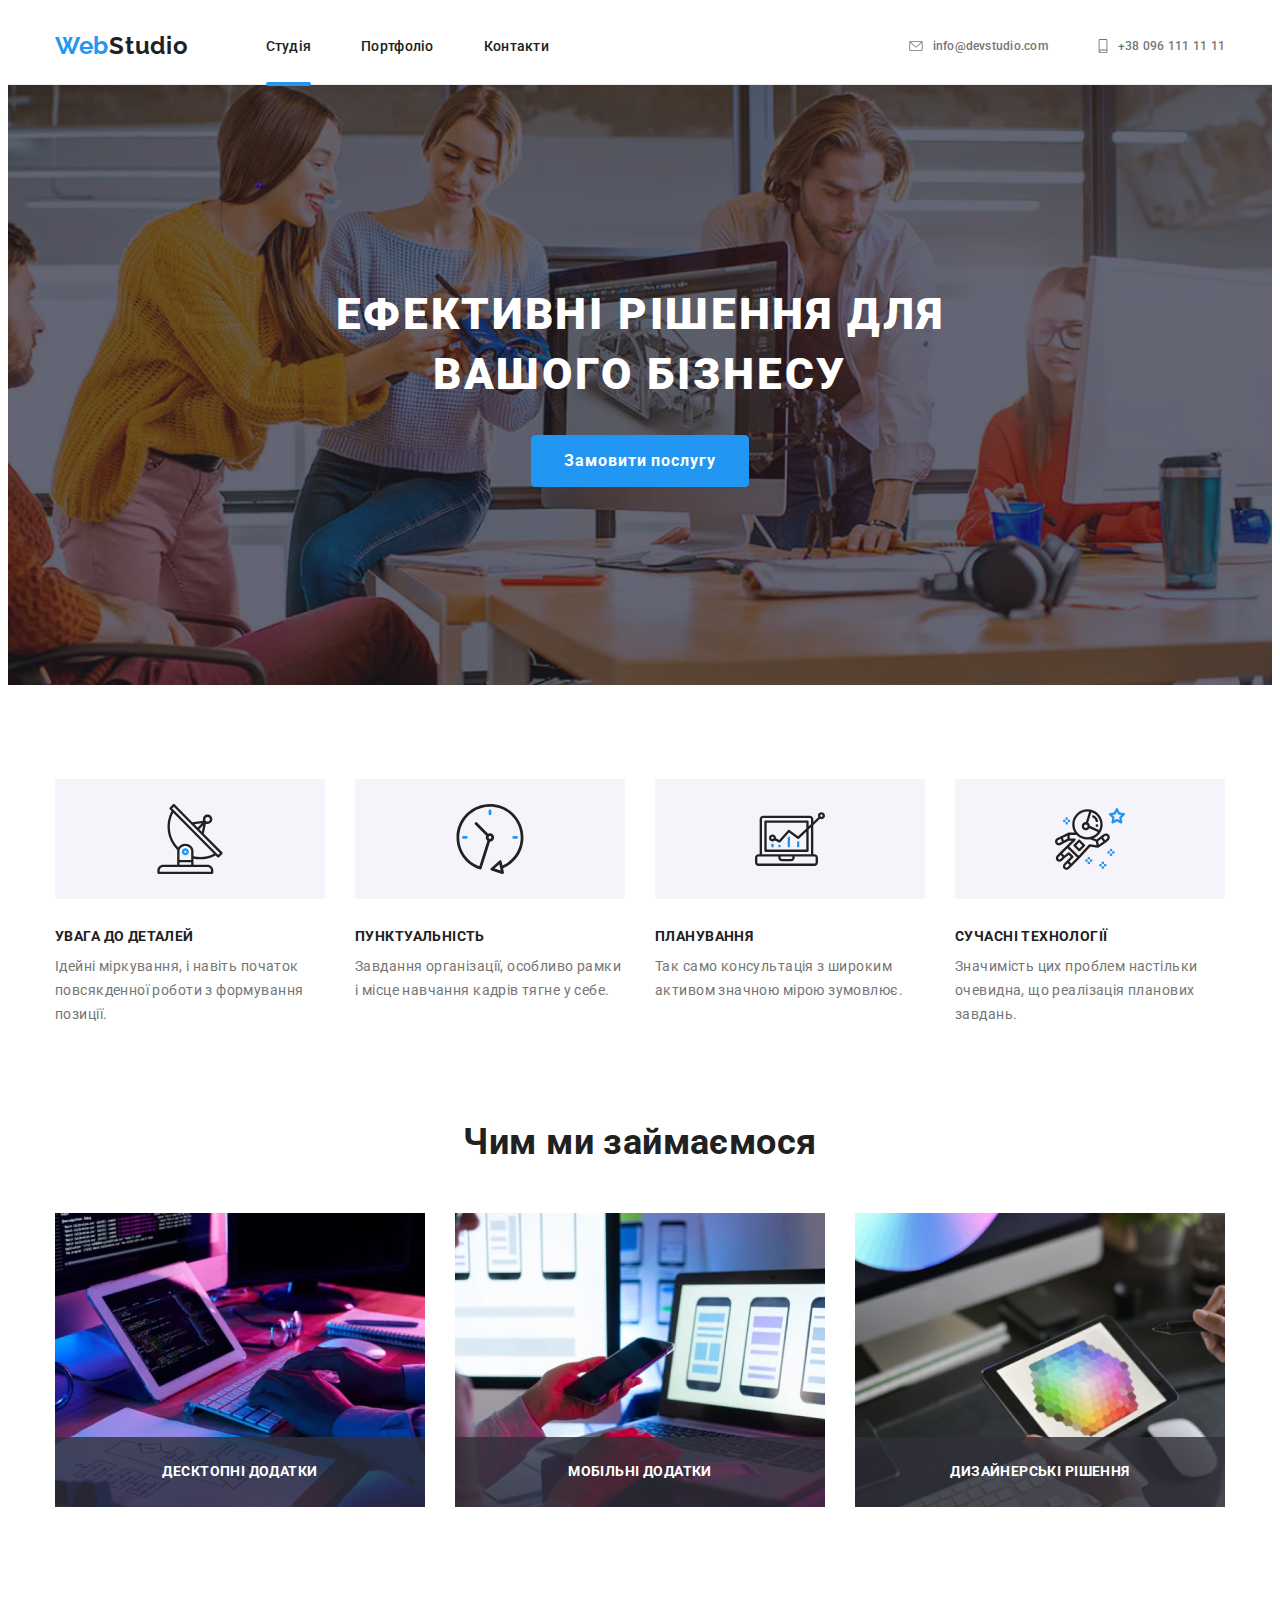
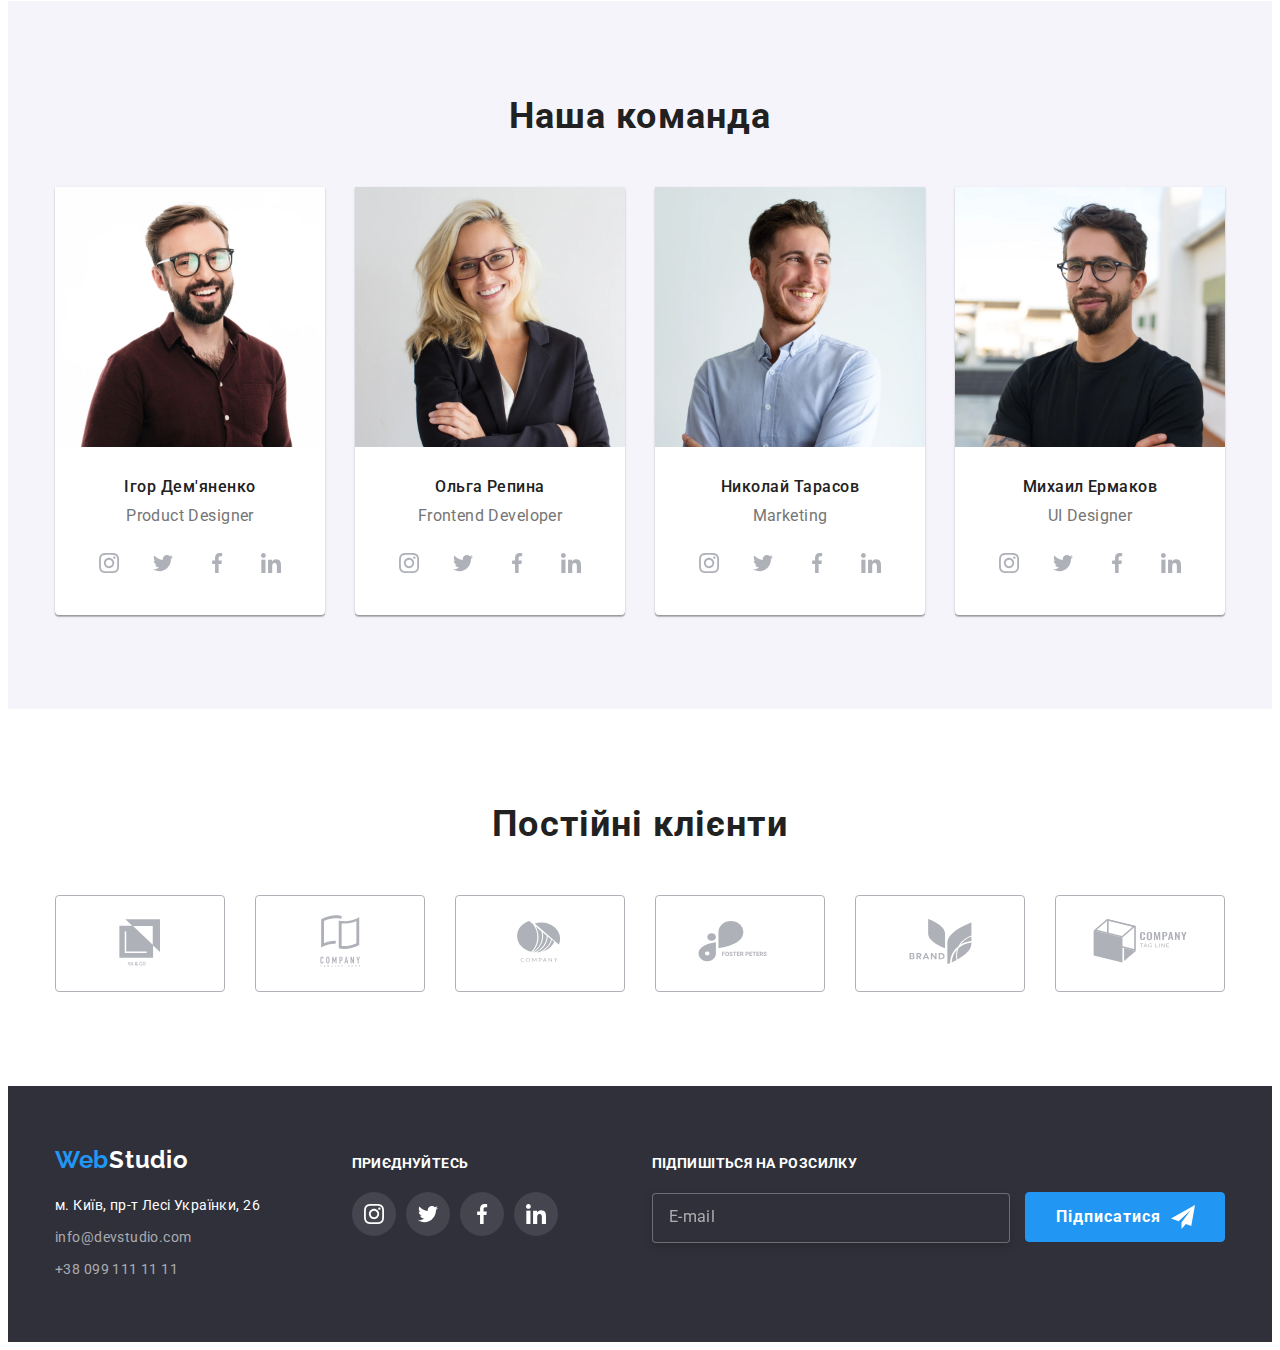
<file: index.html>
<!doctype html>
<html lang='ru'>

<head>
  <meta charset='UTF-8'>
  <meta name='viewport' content='width=device-width, initial-scale=1.0'>
  <title>Web Studio</title>
  <link rel='preconnect' href='https://fonts.googleapis.com'>
  <link rel='preconnect' href='https://fonts.gstatic.com' crossorigin>
  <link
    href='https://fonts.googleapis.com/css2?family=Oleo+Script&family=Raleway:wght@700&family=Roboto:wght@400;500;700;900&display=swap'
    rel='stylesheet'>
  <link rel='stylesheet'
        href=' https://cdnjs.cloudflare.com/ajax/libs/modern-normalize/1.1.0/modern-normalize.min.css'
        integrity='sha512-wpPYUAdjBVSE4KJnH1VR1HeZfpl1ub8YT/NKx4PuQ5NmX2tKuGu6U/JRp5y+Y8XG2tV+wKQpNHVUX03MfMFn9Q=='
        crossorigin='anonymous' referrerpolicy='no-referrer' />
  <link rel='stylesheet' href='./css/index.min.css' />

</head>

<body>
<!--Header-->
<header class='header'>
  <div class='container header__container'>
    <nav class='navigation'>
      <a class='logo header__logo link' href='./index.html'><span>Web</span>Studio</a>
      <ul class='nav-list list'>
        <li class='nav-list__item'><a class='nav-list__link link current' href='./index.html'>Студія</a></li>
        <li class='nav-list__item'><a class='nav-list__link link' href='./portfolio.html'>Портфоліо</a></li>
        <li class='nav-list__item'><a class='nav-list__link link' href=''>Контакти</a></li>
      </ul>
    </nav>
    <button class='mobile-menu-btn' type='button' data-menu-open>
      <svg class='mobile-menu-btn__icon' width='24' height='16'>
        <use href='./images/sprite.svg#burger-mobile-icon'></use>
      </svg>
    </button>
    <ul class='contact-list list'>
      <li class='contact-list__item'>
        <a class='link' href='mailto:info@devstudio.com'>
          <svg class='social-icon' width='14' height='10'>
            <use href='./images/sprite.svg#envelope'>
            </use>
          </svg>
          <span>info@devstudio.com</span>
        </a>
      </li>
      <li class='contact-list__item'>
        <a class='link' href='tel:+380961111111'>
          <svg class='social-icon' width='10' height='14'>
            <use href='./images/sprite.svg#smartphone'>
            </use>
          </svg>
          <span>+38 096 111 11 11</span>
        </a>
      </li>
    </ul>
  </div>
  <div class='mobile-menu' data-menu>
    <div class='mobile-menu__container container '>
      <button class='mobile-menu__close-btn' data-menu-close>
        <svg class='mobile-menu__close-icon' width='19' height='19'>
          <use href='./images/sprite.svg#burger-mobile-close'></use>
        </svg>
      </button>
      <div class='wrapper'>
        <ul class='mobile-list list'>
          <li class='mobile-list__item'>
            <a class='mobile-list__link link' href='./index.html'>Студія</a>
          </li>
          <li class='mobile-list__item'>
            <a class='mobile-list__link link' href='./portfolio.html'>Портфоліо</a>
          </li>
          <li class='mobile-list__item'>
            <a class='mobile-list__link link' href=''>Контакти</a>
          </li>
        </ul>
        <div class='social-network'>

          <ul class='mobile-contact__item'>
            <li class='mobile-contact__list list'>
              <a class='mobile-contact__tel link' href='tel:+380961111111'>
                <span>+38 096 111 11 11</span>
              </a>
            </li>
            <li class='mobile-contact__list list'>
              <a class='mobile-contact__mail link' href='mailto:info@devstudio.com'>
                <span>info@devstudio.com</span>
              </a>
            </li>
          </ul>
          <ul class='social-network__item'>
            <li class='social-network__list list'>
              <a class='social-network__link link' href='https://www.instagram.com/' target='_blank'
                 rel='noopener noreferrer'>Instagram</a>
            </li>
            <li class='social-network__list list'>
              <a class='social-network__link link' href='https://twitter.com/' target='_blank'
                 rel='noopener noreferrer'>Twitter</a>
            </li>
            <li class='social-network__list list'>
              <a class='social-network__link link' href='https://www.facebook.com/' target='_blank'
                 rel='noopener noreferrer'>Facebook</a>
            </li>
            <li class='social-network__list list'>
              <a class='social-network__link link' href='https://www.linkedin.com//' target='_blank'
                 rel='noopener noreferrer'>LinkedIn</a>
            </li>
          </ul>

        </div>
      </div>
    </div>

  </div>

</header>

<main>
  <!--Hero-->
  <section class='hero'>
    <div class='container hero__container'>
      <h1 class='hero__title'>Ефективні рішення для вашого бізнесу</h1>
      <button class='button hero__button' type='button' data-modal-open>Замовити послугу</button>
    </div>
  </section>
  <!--Benefits-->
  <section class='benefits section'>
    <div class='container'>
      <h2 class='visually-hidden'>Преимущества компании</h2>
      <ul class='list benefits__list'>
        <li class='benefits__list-item'>
          <h3 class='benefits__title'>УВАГА ДО ДЕТАЛЕЙ</h3>
          <p class='benefits__description'>Ідейні міркування, і навіть початок повсякденної роботи з формування
            позиції.</p>
        </li>
        <li class='benefits__list-item'>
          <h3 class='benefits__title'>ПУНКТУАЛЬНІСТЬ</h3>
          <p class='benefits__description'>Завдання організації, особливо рамки і місце навчання кадрів тягне у
            себе.</p>
        </li>
        <li class='benefits__list-item'>
          <h3 class='benefits__title'>ПЛАНУВАННЯ</h3>
          <p class='benefits__description'>Так само консультація з широким активом значною мірою зумовлює.</p>
        </li>
        <li class='benefits__list-item'>
          <h3 class='benefits__title'>СУЧАСНІ ТЕХНОЛОГІЇ</h3>
          <p class='benefits__description'>Значимість цих проблем настільки очевидна, що реалізація планових
            завдань.</p>
        </li>
      </ul>
    </div>
  </section>
  <!--  Our activities-->
  <section class='activity section '>
    <div class='container'>
      <h2 class='activity__title'>Чим ми займаємося</h2>
      <ul class='activity__list list '>
        <li class='activity__list-item'>
          <div class='holder'>

            <picture>
              <!--Desktop -->
              <source
                media='(min-width: 1200px)'
                srcset='
                      ./images/benefits/box-1_lg@1x.webp 1x,
                      ./images/benefits/box-1_lg@2x.webp 2x'
                type='image/webp'
              />
              <source
                media='(min-width: 1200px)'
                srcset='./images/benefits/box-1_lg@1x.jpg 1x, ./images/benefits/box-1_lg@2x.jpg  2x'
                type='image/jpg'
              />

              <img src='./images/benefits/box-1_lg@1x.jpg'
                   alt='зображення-1'
                   width='370'
                   height='294'>
            </picture>

            <p class='holder__desc'>Десктопні додатки</p>
          </div>
        </li>
        <li class='activity__list-item'>
          <div class='holder'>
            <picture>
              <!--Desktop-->
              <source
                media='(min-width: 1200px)'
                srcset='
                      ./images/benefits/box-2_lg@1x.webp 1x,
                      ./images/benefits/box-2_lg@2x.webp 2x'
                type='image/webp'
              />
              <source
                media='(min-width: 1200px)'
                srcset='./images/benefits/box-2_lg@1x.jpg 1x, ./images/benefits/box-2_lg@2x.jpg  2x'
                type='image/jpg'
              />

              <img src='./images/benefits/box-2_lg@1x.jpg'
                   alt='зображення-2'
                   width='370'
                   height='294'>

            </picture>

            <p class='holder__desc'>Мобільні додатки</p>
          </div>
        </li>
        <li class='activity__list-item'>
          <div class='holder'>
            <picture>
              <!-- Desktop -->
              <!--              <source-->
              <!--                media='(min-width: 1200px)'-->
              <!--                srcset='-->
              <!--                      ./images/benefits/box-3_lg@1x.webp 1x,-->
              <!--                      ./images/benefits/box-3_lg@2x.webp 2x'-->
              <!--                type='image/webp'-->
              <!--              />-->
              <source
                media='(min-width: 1200px)'
                srcset='./images/benefits/box-3_lg@1x.jpg 1x, ./images/benefits/box-3_lg@2x.jpg  2x'
                type='image/jpg'
              />

              <img src='./images/benefits/box-3_lg@1x.jpg'
                   alt='зображення-3'
                   width='370'
                   height='294'>

            </picture>
            <p class='holder__desc'>Дизайнерські рішення</p>
          </div>
        </li>
      </ul>
    </div>
  </section>
  <!--Employees-->
  <section class='employees section'>
    <div class='container'>
      <h2 class='employees__title'>Наша команда</h2>
      <ul class='employees__list list'>
        <li class='employees__list-item'>
          <picture>
            <!-- Desktop -->
            <source
              media='(min-width: 1200px)'
              srcset='
                      ./images/activities/img-1_lg-@1x.webp 1x,
                      ./images/activities/img-1_lg-@2x.webp 2x
                    '
              type='image/webp'
            />
            <source
              media='(min-width: 1200px)'
              srcset='./images/activities/img-1_lg-@1x.jpg 1x, ./images/activities/img-1_lg-@2x.jpg 2x'
              type='image/jpg'
            />
            <!-- Tablet -->
            <source
              media='(min-width: 768px)'
              srcset='
                      ./images/activities/img-1_md-@1x.webp 1x,
                      ./images/activities/img-1_md-@2x.webp 2x
                    '
              type='image/webp'
            />
            <source
              media='(min-width: 768px)'
              srcset='./images/activities/img-1_md-@1x.jpg 1x, ./images/activities/img-1_md-@2x.jpg 2x'
              type='image/jpg'
            />

            <!-- Mobile -->
            <source
              media='(min-width: 480px)'
              srcset='
                      ./images/activities/img-1_sm-@1x.webp 1x,
                      ./images/activities/img-1_sm-@2x.webp 2x
                    '
              type='image/webp'
            />
            <source
              media='(min-width: 480px)'
              srcset='./images/activities/img-1_sm-@1x.jpg 1x, ./images/activities/img-1_sm-@2x.jpg 2x'
              type='image/jpg'
            />
            <img
              class='employees__photo'
              src='./images/activities/img-1_sm-@1x.jpg'
              alt="Ігор Дем'яненко"
              width='270'
              height='260'
            />
          </picture>

          <div class='employees__container'>
            <h3 class='employees__name'>Ігор Дем'яненко</h3>
            <p class='employees__position'>Product Designer</p>
            <ul class='social-list list'>
              <li class='social-list-item'>
                <a class='link' href=''>
                  <svg class='social-icon'>
                    <use href='./images/sprite.svg#instagram'>
                    </use>
                  </svg>
                </a>
              </li>
              <li class='social-list-item'>
                <a class='link' href=''>
                  <svg class='social-icon'>
                    <use href='./images/sprite.svg#twitter'>
                    </use>
                  </svg>
                </a>
              </li>
              <li class='social-list-item'>
                <a class='link' href=''>
                  <svg class='social-icon'>
                    <use href='./images/sprite.svg#facebook'>
                    </use>
                  </svg>
                </a>
              </li>
              <li class='social-list-item'>
                <a class='link' href=''>
                  <svg class='social-icon'>
                    <use href='./images/sprite.svg#linkedin'>
                    </use>
                  </svg>
                </a>
              </li>
            </ul>
          </div>
        </li>
        <li class='employees__list-item'>
          <picture>
            <!-- Desktop -->
            <source
              media='(min-width: 1200px)'
              srcset='
                      ./images/activities/img-2_lg-@1x.webp 1x,
                      ./images/activities/img-2_lg-@2x.webp 2x
                    '
              type='image/webp'
            />
            <source
              media='(min-width: 1200px)'
              srcset='./images/activities/img-2_lg-@1x.jpg 1x, ./images/activities/img-2_lg-@2x.jpg 2x'
              type='image/jpg'
            />
            <!-- Tablet -->
            <source
              media='(min-width: 768px)'
              srcset='
                      ./images/activities/img-2_md-@1x.webp 1x,
                      ./images/activities/img-2_md-@2x.webp 2x
                    '
              type='image/webp'
            />
            <source
              media='(min-width: 768px)'
              srcset='./images/activities/img-2_md-@1x.jpg 1x, ./images/activities/img-2_md-@2x.jpg 2x'
              type='image/jpg'
            />

            <!-- Mobile -->
            <source
              media='(min-width: 480px)'
              srcset='
                      ./images/activities/img-2_sm-@1x.webp 1x,
                      ./images/activities/img-2_sm-@2x.webp 2x
                    '
              type='image/webp'
            />
            <source
              media='(min-width: 480px)'
              srcset='./images/activities/img-2_sm-@1x.jpg 1x, ./images/activities/img-2_sm-@2x.jpg 2x'
              type='image/jpg'
            />
            <img
              class='employees__photo'
              src='./images/activities/img-2_sm-@1x.jpg'
              alt='Ольга Репина'
              width='270'
              height='260'
            />
          </picture>

          <div class='employees__container'>
            <h3 class='employees__name'>Ольга Репина</h3>
            <p class='employees__position'>Frontend Developer</p>
            <ul class='social-list list'>
              <li class='social-list-item'>
                <a class='link' href=''>
                  <svg class='social-icon'>
                    <use href='./images/sprite.svg#instagram'>
                    </use>
                  </svg>
                </a>
              </li>
              <li class='social-list-item'>
                <a class='link' href=''>
                  <svg class='social-icon'>
                    <use href='./images/sprite.svg#twitter'>
                    </use>
                  </svg>
                </a>
              </li>
              <li class='social-list-item'>
                <a class='link' href=''>
                  <svg class='social-icon'>
                    <use href='./images/sprite.svg#facebook'>
                    </use>
                  </svg>
                </a>
              </li>
              <li class='social-list-item'>
                <a class='link' href=''>
                  <svg class='social-icon'>
                    <use href='./images/sprite.svg#linkedin'>
                    </use>
                  </svg>
                </a>
              </li>
            </ul>
          </div>
        </li>
        <li class='employees__list-item'>
          <picture>
            <!-- Desktop -->
            <source
              media='(min-width: 1200px)'
              srcset='
                      ./images/activities/img-3_lg-@1x.webp 1x,
                      ./images/activities/img-3_lg-@2x.webp 2x
                    '
              type='image/webp'
            />
            <source
              media='(min-width: 1200px)'
              srcset='./images/./images/activities/img-3_lg-@1x.jpg 1x, ./images/./images/activities/img-3_lg-@2x.jpg 2x'
              type='image/jpg'
            />
            <!-- Tablet -->
            <source
              media='(min-width: 768px)'
              srcset='
                      ./images/activities/img-3_md-@1x.webp 1x,
                      ./images/activities/img-3_md-@2x.webp 2x
                    '
              type='image/webp'
            />
            <source
              media='(min-width: 768px)'
              srcset='./images/activities/img-3_md-@1x.jpg 1x, ./images/activities/img-3_md-@2x.jpg 2x'
              type='image/jpg'
            />

            <!-- Mobile -->
            <source
              media='(min-width: 480px)'
              srcset='
                      ./images/activities/img-3_sm-@1x.webp 1x,
                      ./images/activities/img-3_sm-@2x.webp 2x
                    '
              type='image/webp'
            />
            <source
              media='(min-width: 480px)'
              srcset='./images/activities/img-3_sm-@1x.jpg 1x, ./images/activities/img-3_sm-@2x.jpg 2x'
              type='image/jpg'
            />
            <img
              class='employees__photo'
              src='./images/activities/img-3_sm-@1x.jpg'
              alt='Николай Тарасов'
              width='270'
              height='260'
            />
          </picture>
          <div class='employees__container'>
            <h3 class='employees__name'>Николай Тарасов</h3>
            <p class='employees__position'>Marketing</p>
            <ul class='social-list list'>
              <li class='social-list-item'>
                <a class='link' href=''>
                  <svg class='social-icon'>
                    <use href='./images/sprite.svg#instagram'>
                    </use>
                  </svg>
                </a>
              </li>
              <li class='social-list-item'>
                <a class='link' href=''>
                  <svg class='social-icon'>
                    <use href='./images/sprite.svg#twitter'>
                    </use>
                  </svg>
                </a>
              </li>
              <li class='social-list-item'>
                <a class='link' href=''>
                  <svg class='social-icon'>
                    <use href='./images/sprite.svg#facebook'>
                    </use>
                  </svg>
                </a>
              </li>
              <li class='social-list-item'>
                <a class='link' href=''>
                  <svg class='social-icon'>
                    <use href='./images/sprite.svg#linkedin'>
                    </use>
                  </svg>
                </a>
              </li>
            </ul>
          </div>
        </li>
        <li class='employees__list-item'>
          <picture>
            <!-- Desktop -->
            <source
              media='(min-width: 1200px)'
              srcset='
                      ./images/activities/img-4_lg-@1x.webp 1x,
                      ./images/activities/img-4_lg-@2x.webp 2x
                    '
              type='image/webp'
            />
            <source
              media='(min-width: 1200px)'
              srcset='./images/./images/activities/img-4_lg-@1x.jpg 1x, ./images/./images/activities/img-4_lg-@2x.jpg 2x'
              type='image/jpg'
            />

            <!-- Tablet -->
            <source
              media='(min-width: 768px)'
              srcset='
                      ./images/activities/img-4_md-@1x.webp 1x,
                      ./images/activities/img-4_md-@2x.webp 2x
                    '
              type='image/webp'
            />
            <source
              media='(min-width: 768px)'
              srcset='./images/activities/img-4_md-@1x.jpg 1x, ./images/activities/img-4_md-@2x.jpg 2x'
              type='image/jpg'
            />

            <!-- Mobile -->
            <source
              media='(min-width: 480px)'
              srcset='
                      ./images/activities/img-4_sm-@1x.webp 1x,
                      ./images/activities/img-4_sm-@2x.webp 2x
                    '
              type='image/webp'
            />
            <source
              media='(min-width: 480px)'
              srcset='./images/activities/img-4_sm-@1x.jpg 1x, ./images/activities/img-4_sm-@2x.jpg 2x'
              type='image/jpg'
            />
            <img
              class='employees__photo'
              src='./images/activities/img-4_sm-@1x-3.jpg'
              alt='Михаил Ермаков'
              width='270'
              height='260'
            />
          </picture>
          <div class='employees__container'>
            <h3 class='employees__name'>Михаил Ермаков</h3>
            <p class='employees__position'>UI Designer</p>
            <ul class='social-list list'>
              <li class='social-list-item'>
                <a class='link' href=''>
                  <svg class='social-icon'>
                    <use href='./images/sprite.svg#instagram'>
                    </use>
                  </svg>
                </a>
              </li>
              <li class='social-list-item'>
                <a class='link' href=''>
                  <svg class='social-icon'>
                    <use href='./images/sprite.svg#twitter'>
                    </use>
                  </svg>
                </a>
              </li>
              <li class='social-list-item'>
                <a class='link' href=''>
                  <svg class='social-icon'>
                    <use href='./images/sprite.svg#facebook'>
                    </use>
                  </svg>
                </a>
              </li>
              <li class='social-list-item'>
                <a class='link' href=''>
                  <svg class='social-icon'>
                    <use href='./images/sprite.svg#linkedin'>
                    </use>
                  </svg>
                </a>
              </li>
            </ul>
          </div>
        </li>
      </ul>
    </div>
  </section>
  <!--  Clients  -->
  <section class='clients section'>
    <div class='container'>
      <h2 class='clients-title'>Постійні клієнти</h2>
      <ul class='clients-list list'>
        <li class='clients-list-item'>
          <a class='clients-link link' href='' target='_blank' rel='noopener noreferrer'>
            <svg class='clients-icon'>
              <use class='client' href='./images/sprite.svg#client-icon1'></use>
            </svg>
          </a>
        </li>
        <li class='clients-list-item'>
          <a class='clients-link link' href='' target='_blank' rel='noopener noreferrer'>
            <svg class='clients-icon'>
              <use href='./images/sprite.svg#client-icon2'></use>
            </svg>
          </a>
        </li>
        <li class='clients-list-item'>
          <a class='clients-link link' href='' target='_blank' rel='noopener noreferrer'>
            <svg class='clients-icon'>
              <use href='./images/sprite.svg#client-icon3'></use>
            </svg>
          </a>
        </li>
        <li class='clients-list-item'>
          <a class='clients-link link' href='' target='_blank' rel='noopener noreferrer'>
            <svg class='clients-icon'>
              <use href='./images/sprite.svg#client-icon4'></use>
            </svg>
          </a>
        </li>
        <li class='clients-list-item'>
          <a class='clients-link link' href='' target='_blank' rel='noopener noreferrer'>
            <svg class='clients-icon'>
              <use href='./images/sprite.svg#client-icon5'></use>
            </svg>
          </a>
        </li>
        <li class='clients-list-item'>
          <a class='clients-link link' href='' target='_blank' rel='noopener noreferrer'>
            <svg class='clients-icon'>
              <use href='./images/sprite.svg#client-icon6'></use>
            </svg>
          </a>
        </li>
      </ul>
    </div>
  </section>
</main>
<!--Footer-->
<footer class='footer'>
  <div class='container footer__container'>
    <div class='footer__address'>
      <a class='logo logo-bottom link' href='./index.html'><span>Web</span>Studio</a>
      <address>
        <ul class='address-list list'>
          <li class='footer-address'>
            <a class='address link' href='https://goo.gl/maps/KoenbGsJRiRthXB57'>м. Київ, пр-т Лесі Українки, 26</a>
          </li>
          <li class='footer-mail'>
            <a class='contact-list link' href='mailto:info@devstudio.com'>info@devstudio.com</a>
          </li>
          <li class='footer-tel'>
            <a class='contact-list link' href='tel:+380991111111'>+38 099 111 11 11</a>
          </li>
        </ul>
      </address>
    </div>
    <div class='footer-icon'>
      <p class='text'>Приєднуйтесь</p>
      <ul class='social-list list'>
        <li class='social-list-item'>
          <a class='link' href=''>
            <svg class='social-icon'>
              <use href='./images/sprite.svg#instagram'>
              </use>
            </svg>
          </a>
        </li>
        <li class='social-list-item'>
          <a class='link' href=''>
            <svg class='social-icon'>
              <use href='./images/sprite.svg#twitter'>
              </use>
            </svg>
          </a>
        </li>
        <li class='social-list-item'>
          <a class='link' href=''>
            <svg class='social-icon'>
              <use href='./images/sprite.svg#facebook'>
              </use>
            </svg>
          </a>
        </li>
        <li class='social-list-item'>
          <a class='link' href=''>
            <svg class='social-icon'>
              <use href='./images/sprite.svg#linkedin'>
              </use>
            </svg>
          </a>
        </li>
      </ul>
    </div>
    <div class='footer__form'>
      <form>
        <p class='text'>Підпишіться на розсилку</p>
        <label for='user_email'></label>
        <input id='user_email' class='form-input' type='email' name='user_email' placeholder='E-mail'>
        <span class='form-control'>
                      <button class='button' type='submit'>Підписатися</button>
                      <svg class='send-icon' width='24' height='24'>
                          <use href='./images/sprite.svg#send-icon'></use>
                      </svg>
                  </span>
      </form>
    </div>
  </div>
</footer>
<div class='backdrop is-hidden' data-modal>
  <div class='modal'>
    <form class='contact-form'>
      <b>Залиште свої дані, ми вам передзвонимо</b>

      <div class='form-field'>
        <label for='username'>Ім'я</label>
        <div class='form-field-wrapper'>
          <input id='username' type='text' name='username'>
          <svg width='12' height='12'>
            <use href='./images/sprite.svg#user-icon'></use>
          </svg>
        </div>
      </div>

      <div class='form-field'>
        <label for='phoneNumber'>Телефон</label>
        <div class='form-field-wrapper'>
          <input id='phoneNumber' type='tel' name='phoneNumber'>
          <svg width='13' height='13'>
            <use href='./images/sprite.svg#number-icon'></use>
          </svg>
        </div>
      </div>
      <div class='form-field'>
        <label for='email'>Пошта</label>
        <div class='form-field-wrapper'>
          <input id='email' type='email' name='email' class='contact-form-input'>
          <svg width='15' height='12' class='contact-form-icon'>
            <use href='./images/sprite.svg#email-icon'></use>
          </svg>
        </div>
      </div>

      <div class='form-field'>
        <label for='comment'>Коментар</label>
        <textarea id='comment' name='comment' placeholder='Введіть текст'></textarea>
      </div>

      <div class='form-control-checkbox'>
        <input type='checkbox' name='accept-policy' required id='accept-policy'
               class='contact-form-checkbox visually-hidden'>
        <label class='contact-form-checkbox-label' for='accept-policy'>Погоджуюся з розсилкою та приймаю&nbsp;<a
          href=''> Умови договору</a></label>
      </div>
      <button type='submit' class='form-button button'>Відправити</button>
    </form>
    <button type='button' class='modal-close-btn' data-modal-close>
      <svg class='modal-close-icon' width='11' height='11'>
        <use href='./images/sprite.svg#close-icon'></use>
      </svg>
    </button>
  </div>
</div>
<script src='./js/modal.js'></script>
<script src='./js/menu.js'></script>

</body>

</html>
</file>
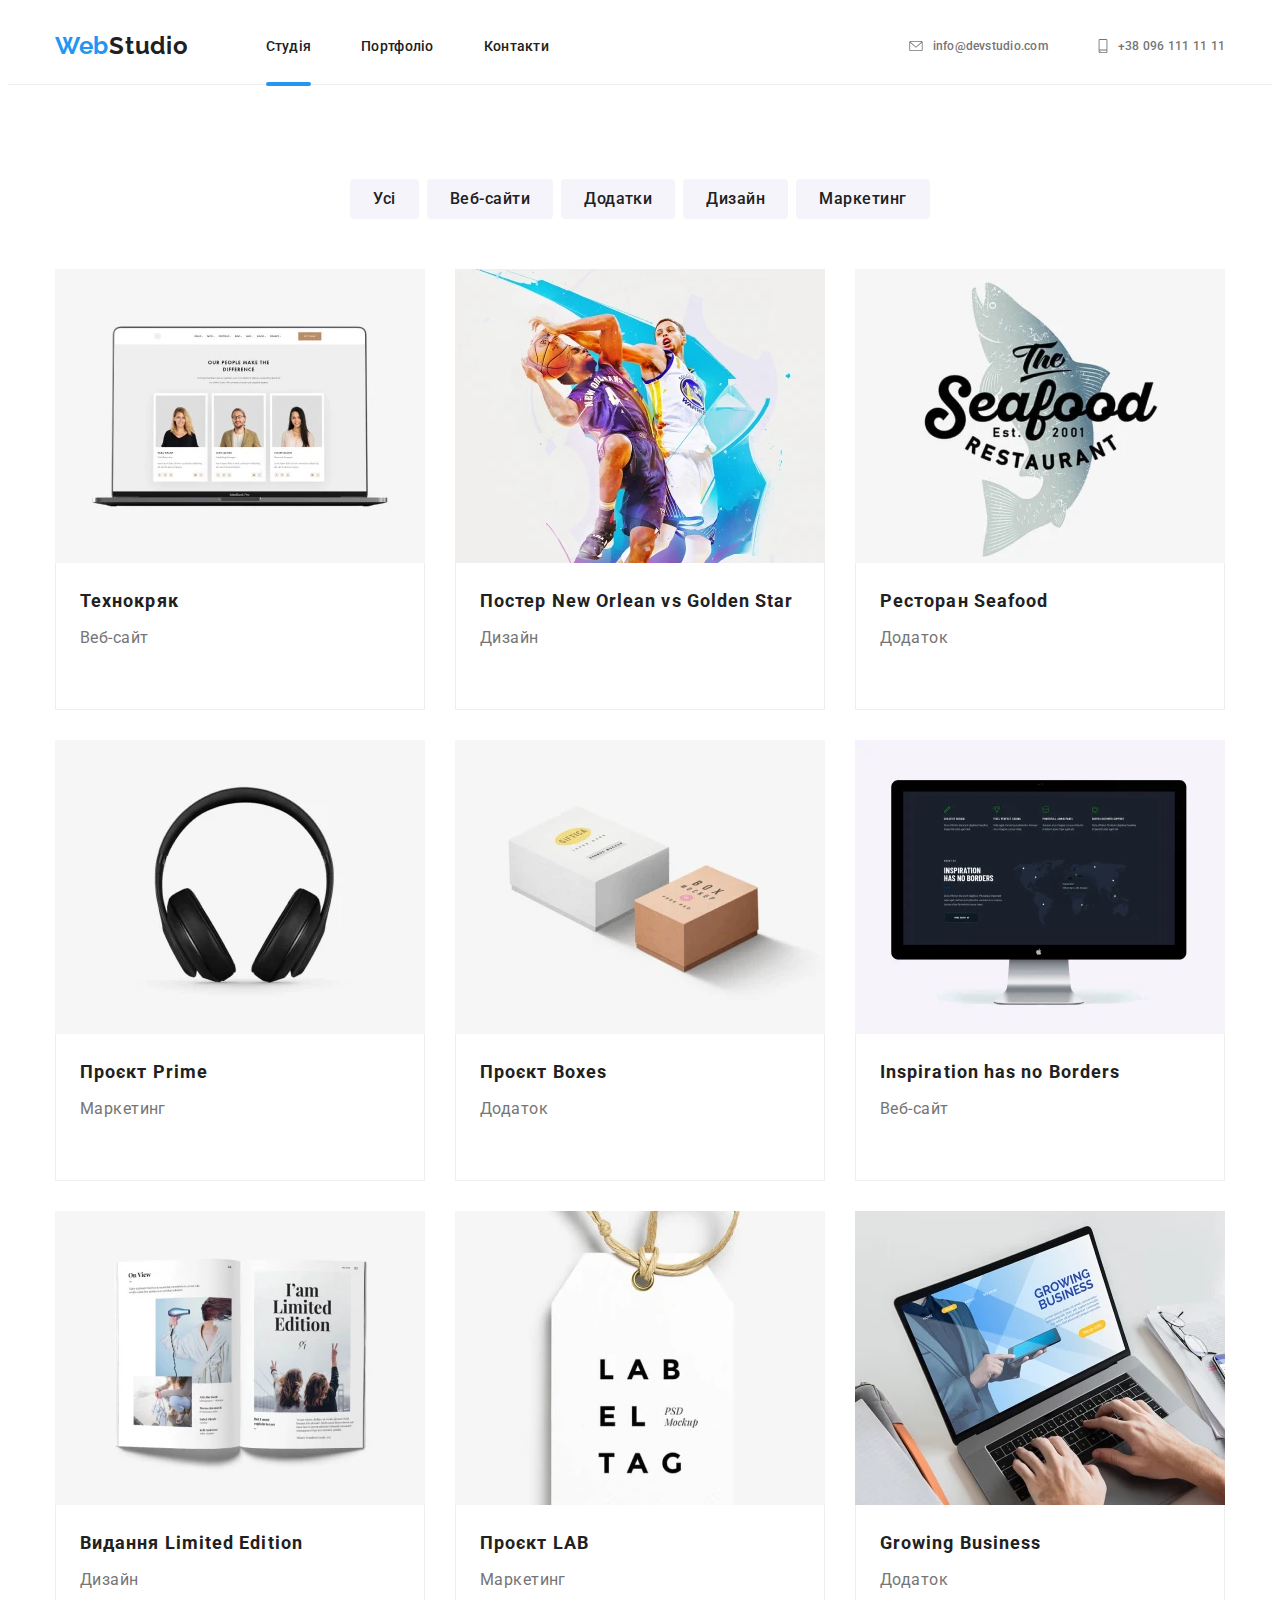
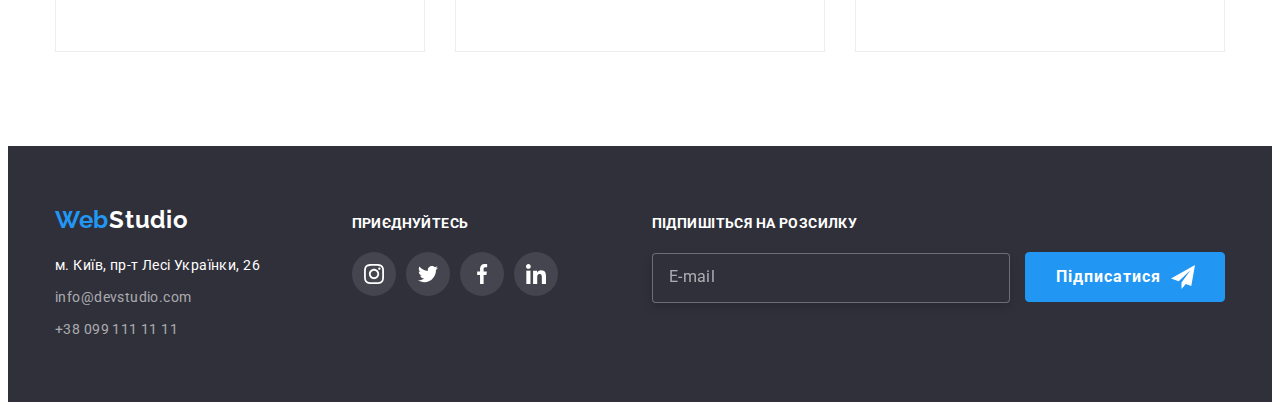
<file: portfolio.html>
<!doctype html>
<html lang='ru'>

<head>
  <meta charset='UTF-8'>
  <meta name='viewport' content='width=device-width, initial-scale=1.0'>
  <title>Web Studio</title>
  <link rel='preconnect' href='https://fonts.googleapis.com'>
  <link rel='preconnect' href='https://fonts.gstatic.com' crossorigin>
  <link
    href='https://fonts.googleapis.com/css2?family=Oleo+Script&family=Raleway:wght@700&family=Roboto:wght@400;500;700;900&display=swap'
    rel='stylesheet'>
  <link rel='stylesheet'
        href=' https://cdnjs.cloudflare.com/ajax/libs/modern-normalize/1.1.0/modern-normalize.min.css'
        integrity='sha512-wpPYUAdjBVSE4KJnH1VR1HeZfpl1ub8YT/NKx4PuQ5NmX2tKuGu6U/JRp5y+Y8XG2tV+wKQpNHVUX03MfMFn9Q=='
        crossorigin='anonymous' referrerpolicy='no-referrer' />
  <link rel='stylesheet' href='./css/portfolio.min.css' />

</head>

<body>
<!--Header-->
<header class='header'>
  <div class='container header__container'>
    <nav class='navigation'>
      <a class='logo header__logo link' href='./index.html'><span>Web</span>Studio</a>
      <ul class='nav-list list'>
        <li class='nav-list__item'><a class='nav-list__link link current' href='./index.html'>Студія</a></li>
        <li class='nav-list__item'><a class='nav-list__link link' href='./portfolio.html'>Портфоліо</a></li>
        <li class='nav-list__item'><a class='nav-list__link link' href=''>Контакти</a></li>
      </ul>
    </nav>
    <button class='mobile-menu-btn' type='button' data-menu-open>
      <svg class='mobile-menu-btn__icon' width='24' height='16'>
        <use href='./images/sprite.svg#burger-mobile-icon'></use>
      </svg>
    </button>
    <ul class='contact-list list'>
      <li class='contact-list__item'>
        <a class='link' href='mailto:info@devstudio.com'>
          <svg class='social-icon' width='14' height='10'>
            <use href='./images/sprite.svg#envelope'>
            </use>
          </svg>
          <span>info@devstudio.com</span>
        </a>
      </li>
      <li class='contact-list__item'>
        <a class='link' href='tel:+380961111111'>
          <svg class='social-icon' width='10' height='14'>
            <use href='./images/sprite.svg#smartphone'>
            </use>
          </svg>
          <span>+38 096 111 11 11</span>
        </a>
      </li>
    </ul>
  </div>
  <div class='mobile-menu' data-menu>
    <div class='mobile-menu__container container '>
      <button class='mobile-menu__close-btn' data-menu-close>
        <svg class='mobile-menu__close-icon' width='19' height='19'>
          <use href='./images/sprite.svg#burger-mobile-close'></use>
        </svg>
      </button>
      <div class='wrapper'>
        <ul class='mobile-list list'>
          <li class='mobile-list__item'>
            <a class='mobile-list__link link' href='./index.html'>Студія</a>
          </li>
          <li class='mobile-list__item'>
            <a class='mobile-list__link link' href='./portfolio.html'>Портфоліо</a>
          </li>
          <li class='mobile-list__item'>
            <a class='mobile-list__link link' href=''>Контакти</a>
          </li>
        </ul>
        <div class='social-network'>

          <ul class='mobile-contact__item'>
            <li class='mobile-contact__list list'>
              <a class='mobile-contact__tel link' href='tel:+380961111111'>
                <span>+38 096 111 11 11</span>
              </a>
            </li>
            <li class='mobile-contact__list list'>
              <a class='mobile-contact__mail link' href='mailto:info@devstudio.com'>
                <span>info@devstudio.com</span>
              </a>
            </li>
          </ul>
          <ul class='social-network__item'>
            <li class='social-network__list list'>
              <a class='social-network__link link' href='https://www.instagram.com/' target='_blank'
                 rel='noopener noreferrer'>Instagram</a>
            </li>
            <li class='social-network__list list'>
              <a class='social-network__link link' href='https://twitter.com/' target='_blank'
                 rel='noopener noreferrer'>Twitter</a>
            </li>
            <li class='social-network__list list'>
              <a class='social-network__link link' href='https://www.facebook.com/' target='_blank'
                 rel='noopener noreferrer'>Facebook</a>
            </li>
            <li class='social-network__list list'>
              <a class='social-network__link link' href='https://www.linkedin.com//' target='_blank'
                 rel='noopener noreferrer'>LinkedIn</a>
            </li>
          </ul>

        </div>
      </div>
    </div>

  </div>

</header>

<main>
  <!--Portfolio-->
  <section class='section portfolio'>
    <div class='container padding'>
      <h1 class='visually-hidden'>Портфоліо</h1>
      <ul class='flex-button list'>
        <li class='flex-button-list'>
          <button class='button' type='button'>Усі</button>
        </li>
        <li class='flex-button-list'>
          <button class='button' type='button'>Веб-сайти</button>
        </li>
        <li class='flex-button-list'>
          <button class='button' type='button'>Додатки</button>
        </li>
        <li class='flex-button-list'>
          <button class='button' type='button'>Дизайн</button>
        </li>
        <li class='flex-button-list'>
          <button class='button' type='button'>Маркетинг</button>
        </li>
      </ul>
      <ul class='flex-list list'>
        <li class='flex-element'>
          <a class='link' href='' target='_blank'>
            <div class='box'>
              <picture>
                <!-- Desktop -->
                <source
                  media='(min-width: 1200px)'
                  srcset='
                      ./images/portfolio/img-1_lg-@1x.webp 1x,
                      ./images/portfolio/img-1_lg-@2x.webp 2x
                    '
                  type='image/webp'
                />
                <source
                  media='(min-width: 1200px)'
                  srcset='./images/portfolio/img-1_lg-@1x.jpg 1x, ./images/portfolio/img-1_lg-@2x.jpg 2x'
                  type='image/jpg'
                />
                <!-- Tablet -->
                <source
                  media='(min-width: 768px)'
                  srcset='
                      ./images/portfolio/img-1_md-@1x.webp 1x,
                      ./images/portfolio/img-1_md-@2x.webp 2x
                    '
                  type='image/webp'
                />
                <source
                  media='(min-width: 768px)'
                  srcset='./images/portfolio/img-1_md-@1x.jpg 1x, ./images/portfolio/img-1_md-@2x.jpg 2x'
                  type='image/jpg'
                />

                <!-- Mobile -->
                <source
                  media='(min-width: 480px)'
                  srcset='
                      ./images/portfolio/img-1_sm-@1x.webp 1x,
                      ./images/portfolio/img-1_sm-@2x.webp 2x
                    '
                  type='image/webp'
                />
                <source
                  media='(min-width: 480px)'
                  srcset='./images/portfolio/img-1_sm-@1x.jpg 1x, ./images/portfolio/img-1_sm-@2x.jpg 2x'
                  type='image/jpg'
                />
                <img
                  src='./images/portfolio/img-1_sm-@1x.jpg'
                  alt='Фото сайта'
                  width='450'
                  height='294'
                />
              </picture>

              <p class='overlay'>Ресурс пропонує комплексні пропозиції з різним рівнем функціоналу та сервісів. Все це
                дозволить відвідувачу отримати вичерпні відомості про компанію чи приватну особу. </p>
            </div>
            <div class='tile'>
              <h2 class='site-title'>Технокряк</h2>
              <p class='site-description'>Веб-сайт</p>
            </div>
          </a>
        </li>
        <li class='flex-element'>
          <a class='link' href='' target='_blank'>
            <div class='box'>
              <picture>
                <!-- Desktop -->
                <source
                  media='(min-width: 1200px)'
                  srcset='
                      ./images/portfolio/img-2_lg-@1x.webp 1x,
                      ./images/portfolio/img-2_lg-@2x.webp 2x
                    '
                  type='image/webp'
                />
                <source
                  media='(min-width: 1200px)'
                  srcset='./images/portfolio/img-2_lg-@1x.jpg 1x, ./images/portfolio/img-2_lg-@2x.jpg 2x'
                  type='image/jpg'
                />
                <!-- Tablet -->
                <source
                  media='(min-width: 768px)'
                  srcset='
                      ./images/portfolio/img-2_md-@1x.webp 1x,
                      ./images/portfolio/img-2_md-@2x.webp 2x
                    '
                  type='image/webp'
                />
                <source
                  media='(min-width: 768px)'
                  srcset='./images/portfolio/img-2_md-@1x.jpg 1x, ./images/portfolio/img-2_md-@2x.jpg 2x'
                  type='image/jpg'
                />

                <!-- Mobile -->
                <source
                  media='(min-width: 480px)'
                  srcset='
                      ./images/portfolio/img-2_sm-@1x.webp 1x,
                      ./images/portfolio/img-2_sm-@2x.webp 2x
                    '
                  type='image/webp'
                />
                <source
                  media='(min-width: 480px)'
                  srcset='./images/portfolio/img-2_sm-@1x.jpg 1x, ./images/portfolio/img-2_sm-@2x.jpg 2x'
                  type='image/jpg'
                />
                <img
                  src='./images/portfolio/img-2_sm-@1x.jpg'
                  alt='Постер'
                  width='450'
                  height='294'
                />
              </picture>

              <p class='overlay'>Ресурс пропонує комплексні пропозиції з різним рівнем функціоналу та сервісів. Все це
                дозволить відвідувачу отримати вичерпні відомості про компанію чи приватну особу. </p>
            </div>
            <div class='tile'>
              <h2 class='site-title'>Постер New Orlean vs Golden Star</h2>
              <p class='site-description'>Дизайн</p>
            </div>
          </a>
        </li>
        <li class='flex-element'>
          <a class='link' href='' target='_blank'>
            <div class='box'>
              <picture>
                <!-- Desktop -->
                <source
                  media='(min-width: 1200px)'
                  srcset='
                      ./images/portfolio/img-3_lg-@1x.webp 1x,
                      ./images/portfolio/img-3_lg-@2x.webp 2x
                    '
                  type='image/webp'
                />
                <source
                  media='(min-width: 1200px)'
                  srcset='./images/portfolio/img-3_lg-@1x.jpg 1x, ./images/portfolio/img-3_lg-@2x.jpg 2x'
                  type='image/jpg'
                />
                <!-- Tablet -->
                <source
                  media='(min-width: 768px)'
                  srcset='
                      ./images/portfolio/img-3_md-@1x.webp 1x,
                      ./images/portfolio/img-3_md-@2x.webp 2x
                    '
                  type='image/webp'
                />
                <source
                  media='(min-width: 768px)'
                  srcset='./images/portfolio/img-3_md-@1x.jpg 1x, ./images/portfolio/img-3_md-@2x.jpg 2x'
                  type='image/jpg'
                />

                <!-- Mobile -->
                <source
                  media='(min-width: 480px)'
                  srcset='
                      ./images/portfolio/img-3_sm-@1x.webp 1x,
                      ./images/portfolio/img-3_sm-@2x.webp 2x
                    '
                  type='image/webp'
                />
                <source
                  media='(min-width: 480px)'
                  srcset='./images/portfolio/img-3_sm-@1x.jpg 1x, ./images/portfolio/img-3_sm-@2x.jpg 2x'
                  type='image/jpg'
                />
                <img
                  src='./images/portfolio/img-3_sm-@1x.jpg'
                  alt='Логотип ресторану'
                  width='450'
                  height='294'
                />
              </picture>

              <p class='overlay'>Ресурс предлагает комплексные предложения с разным уровнем функционала и
                сервисов. Все это позволит посетителю получить исчерпывающие сведения<br>о компании или
                частном лице. </p>
            </div>
            <div class='tile'>
              <h2 class='site-title'>Ресторан Seafood</h2>
              <p class='site-description'>Додаток</p>
            </div>
          </a>
        </li>
        <li class='flex-element'>
          <a class='link' href='' target='_blank'>

            <div class='box'>
              <picture>
                <!-- Desktop -->
                <source
                  media='(min-width: 1200px)'
                  srcset='
                      ./images/portfolio/img-4_lg-@1x.webp 1x,
                      ./images/portfolio/img-4_lg-@2x.webp 2x
                    '
                  type='image/webp'
                />
                <source
                  media='(min-width: 1200px)'
                  srcset='./images/portfolio/img-4_lg-@1x.jpg 1x, ./images/portfolio/img-4_lg-@2x.jpg 2x'
                  type='image/jpg'
                />
                <!-- Tablet -->
                <source
                  media='(min-width: 768px)'
                  srcset='
                      ./images/portfolio/img-4_md-@1x.webp 1x,
                      ./images/portfolio/img-4_md-@2x.webp 2x
                    '
                  type='image/webp'
                />
                <source
                  media='(min-width: 768px)'
                  srcset='./images/portfolio/img-4_md-@1x.jpg 1x, ./images/portfolio/img-4_md-@2x.jpg 2x'
                  type='image/jpg'
                />

                <!-- Mobile -->
                <source
                  media='(min-width: 480px)'
                  srcset='
                      ./images/portfolio/img-4_sm-@1x.webp 1x,
                      ./images/portfolio/img-4_sm-@2x.webp 2x
                    '
                  type='image/webp'
                />
                <source
                  media='(min-width: 480px)'
                  srcset='./images/portfolio/img-4_sm-@1x.jpg 1x, ./images/portfolio/img-4_sm-@2x.jpg 2x'
                  type='image/jpg'
                />
                <img
                  src='./images/portfolio/img-4_sm-@1x.jpg'
                  alt='Навушники'
                  width='450'
                  height='294'
                />
              </picture>

              <p class='overlay'>Ресурс пропонує комплексні пропозиції з різним рівнем функціоналу та сервісів. Все це
                дозволить відвідувачу отримати вичерпні відомості про компанію чи приватну особу. </p>
            </div>
            <div class='tile'>
              <h2 class='site-title'>Проєкт Prime</h2>
              <p class='site-description'>Маркетинг</p>
            </div>
          </a>
        </li>
        <li class='flex-element'>
          <a class='link' href='' target='_blank'>
            <div class='box'>

              <picture>
                <!-- Desktop -->
                <source
                  media='(min-width: 1200px)'
                  srcset='
                      ./images/portfolio/img-5_lg-@1x.webp 1x,
                      ./images/portfolio/img-5_lg-@2x.webp 2x
                    '
                  type='image/webp'
                />
                <source
                  media='(min-width: 1200px)'
                  srcset='./images/portfolio/img-5_lg-@1x.jpg 1x, ./images/portfolio/img-5_lg-@2x.jpg 2x'
                  type='image/jpg'
                />
                <!-- Tablet -->
                <source
                  media='(min-width: 768px)'
                  srcset='
                      ./images/portfolio/img-5_md-@1x.webp 1x,
                      ./images/portfolio/img-5_md-@2x.webp 2x
                    '
                  type='image/webp'
                />
                <source
                  media='(min-width: 768px)'
                  srcset='./images/portfolio/img-5_md-@1x.jpg 1x, ./images/portfolio/img-5_md-@2x.jpg 2x'
                  type='image/jpg'
                />

                <!-- Mobile -->
                <source
                  media='(min-width: 480px)'
                  srcset='
                      ./images/portfolio/img-5_sm-@1x.webp 1x,
                      ./images/portfolio/img-5_sm-@2x.webp 2x
                    '
                  type='image/webp'
                />
                <source
                  media='(min-width: 480px)'
                  srcset='./images/portfolio/img-5_sm-@1x.jpg 1x, ./images/portfolio/img-5_sm-@2x.jpg 2x'
                  type='image/jpg'
                />
                <img
                  src='./images/portfolio/img-5_sm-@1x.jpg'
                  alt='Дві коробки'
                  width='450'
                  height='294'
                />
              </picture>

              <p class='overlay'>Ресурс пропонує комплексні пропозиції з різним рівнем функціоналу та сервісів. Все це
                дозволить відвідувачу отримати вичерпні відомості про компанію чи приватну особу.</p>
            </div>
            <div class='tile'>
              <h2 class='site-title'>Проєкт Boxes</h2>
              <p class='site-description'>Додаток</p>
            </div>
          </a>
        </li>
        <li class='flex-element'>
          <a class='link' href='' target='_blank'>
            <div class='box'>

              <picture>
                <!-- Desktop -->
                <source
                  media='(min-width: 1200px)'
                  srcset='
                      ./images/portfolio/img-6_lg-@1x.webp 1x,
                      ./images/portfolio/img-6_lg-@2x.webp 2x
                    '
                  type='image/webp'
                />
                <source
                  media='(min-width: 1200px)'
                  srcset='./images/portfolio/img-6_lg-@1x.jpg 1x, ./images/portfolio/img-6_lg-@2x.jpg 2x'
                  type='image/jpg'
                />
                <!-- Tablet -->
                <source
                  media='(min-width: 768px)'
                  srcset='
                      ./images/portfolio/img-6_md-@1x.webp 1x,
                      ./images/portfolio/img-6_md-@2x.webp 2x
                    '
                  type='image/webp'
                />
                <source
                  media='(min-width: 768px)'
                  srcset='./images/portfolio/img-6_md-@1x.jpg 1x, ./images/portfolio/img-6_md-@2x.jpg 2x'
                  type='image/jpg'
                />

                <!-- Mobile -->
                <source
                  media='(min-width: 480px)'
                  srcset='
                      ./images/portfolio/img-6_sm-@1x.webp 1x,
                      ./images/portfolio/img-6_sm-@2x.webp 2x
                    '
                  type='image/webp'
                />
                <source
                  media='(min-width: 480px)'
                  srcset='./images/portfolio/img-6_sm-@1x.jpg 1x, ./images/portfolio/img-6_sm-@2x.jpg 2x'
                  type='image/jpg'
                />
                <img
                  src='./images/portfolio/img-6_sm-@1x.jpg'
                  alt="Комп'ютер"
                  width='450'
                  height='294'
                />
              </picture>

              <p class='overlay'>Ресурс пропонує комплексні пропозиції з різним рівнем функціоналу та сервісів. Все це
                дозволить відвідувачу отримати вичерпні відомості про компанію чи приватну особу.</p>
            </div>

            <div class='tile'>
              <h2 class='site-title' lang='en'>Inspiration has no Borders</h2>
              <p class='site-description'>Веб-сайт</p>
            </div>
          </a>
        </li>
        <li class='flex-element'>
          <a class='link' href='' target='_blank'>
            <div class='box'>
              <picture>
                <!-- Desktop -->
                <source
                  media='(min-width: 1200px)'
                  srcset='
                      ./images/portfolio/img-7_lg-@1x.webp 1x,
                      ./images/portfolio/img-7_lg-@2x.webp 2x
                    '
                  type='image/webp'
                />
                <source
                  media='(min-width: 1200px)'
                  srcset='./images/portfolio/img-7_lg-@1x.jpg 1x, ./images/portfolio/img-7_lg-@2x.jpg 2x'
                  type='image/jpg'
                />
                <!-- Tablet -->
                <source
                  media='(min-width: 768px)'
                  srcset='
                      ./images/portfolio/img-7_md-@1x.webp 1x,
                      ./images/portfolio/img-7_md-@2x.webp 2x
                    '
                  type='image/webp'
                />
                <source
                  media='(min-width: 768px)'
                  srcset='./images/portfolio/img-7_md-@1x.jpg 1x, ./images/portfolio/img-7_md-@2x.jpg 2x'
                  type='image/jpg'
                />

                <!-- Mobile -->
                <source
                  media='(min-width: 480px)'
                  srcset='
                      ./images/portfolio/img-7_sm-@1x.webp 1x,
                      ./images/portfolio/img-7_sm-@2x.webp 2x
                    '
                  type='image/webp'
                />
                <source
                  media='(min-width: 480px)'
                  srcset='./images/portfolio/img-7_sm-@1x.jpg 1x, ./images/portfolio/img-7_sm-@2x.jpg 2x'
                  type='image/jpg'
                />
                <img
                  src='./images/portfolio/img-7_sm-@1x.jpg'
                  alt='Книга'
                  width='450'
                  height='294'
                />
              </picture>

              <p class='overlay'>Ресурс пропонує комплексні пропозиції з різним рівнем функціоналу та сервісів. Все це
                дозволить відвідувачу отримати вичерпні відомості про компанію чи приватну особу. </p>
            </div>
            <div class='tile'>
              <h2 class='site-title'>Видання Limited Edition</h2>
              <p class='site-description'>Дизайн</p>
            </div>
          </a>
        </li>
        <li class='flex-element'>
          <a class='link' href='' target='_blank'>
            <div class='box'>

              <picture>
                <!-- Desktop -->
                <source
                  media='(min-width: 1200px)'
                  srcset='
                      ./images/portfolio/img-8_lg-@1x.webp 1x,
                      ./images/portfolio/img-8_lg-@2x.webp 2x
                    '
                  type='image/webp'
                />
                <source
                  media='(min-width: 1200px)'
                  srcset='./images/portfolio/img-8_lg-@1x.jpg 1x, ./images/portfolio/img-8_lg-@2x.jpg 2x'
                  type='image/jpg'
                />
                <!-- Tablet -->
                <source
                  media='(min-width: 768px)'
                  srcset='
                      ./images/portfolio/img-8_md-@1x.webp 1x,
                      ./images/portfolio/img-8_md-@2x.webp 2x
                    '
                  type='image/webp'
                />
                <source
                  media='(min-width: 768px)'
                  srcset='./images/portfolio/img-8_md-@1x.jpg 1x, ./images/portfolio/img-8_md-@2x.jpg 2x'
                  type='image/jpg'
                />

                <!-- Mobile -->
                <source
                  media='(min-width: 480px)'
                  srcset='
                      ./images/portfolio/img-8_sm-@1x.webp 1x,
                      ./images/portfolio/img-8_sm-@2x.webp 2x
                    '
                  type='image/webp'
                />
                <source
                  media='(min-width: 480px)'
                  srcset='./images/portfolio/img-8_sm-@1x.jpg 1x, ./images/portfolio/img-8_sm-@2x.jpg 2x'
                  type='image/jpg'
                />
                <img
                  src='./images/portfolio/img-8_sm-@1x.jpg'
                  alt='Логотип'
                  width='450'
                  height='294'
                />
              </picture>

              <p class='overlay'>Ресурс пропонує комплексні пропозиції з різним рівнем функціоналу та сервісів. Все це
                дозволить відвідувачу отримати вичерпні відомості про компанію чи приватну особу. </p>
            </div>
            <div class='tile'>
              <h2 class='site-title'>Проєкт LAB</h2>
              <p class='site-description'>Маркетинг</p>
            </div>
          </a>
        </li>
        <li class='flex-element'>
          <a class='link' href='' target='_blank'>
            <div class='box'>

              <picture>
                <!-- Desktop -->
                <source
                  media='(min-width: 1200px)'
                  srcset='
                      ./images/portfolio/img-9_lg-@1x.webp 1x,
                      ./images/portfolio/img-9_lg-@2x.webp 2x
                    '
                  type='image/webp'
                />
                <source
                  media='(min-width: 1200px)'
                  srcset='./images/portfolio/img-9_lg-@1x.jpg 1x, ./images/portfolio/img-9_lg-@2x.jpg 2x'
                  type='image/jpg'
                />
                <!-- Tablet -->
                <source
                  media='(min-width: 768px)'
                  srcset='
                      ./images/portfolio/img-9_md-@1x.webp 1x,
                      ./images/portfolio/img-9_md-@2x.webp 2x
                    '
                  type='image/webp'
                />
                <source
                  media='(min-width: 768px)'
                  srcset='./images/portfolio/img-9_md-@1x.jpg 1x, ./images/portfolio/img-9_md-@2x.jpg 2x'
                  type='image/jpg'
                />

                <!-- Mobile -->
                <source
                  media='(min-width: 480px)'
                  srcset='
                      ./images/portfolio/img-9_sm-@1x.webp 1x,
                      ./images/portfolio/img-9_sm-@2x.webp 2x
                    '
                  type='image/webp'
                />
                <source
                  media='(min-width: 480px)'
                  srcset='./images/portfolio/img-9_sm-@1x.jpg 1x, ./images/portfolio/img-9_sm-@2x.jpg 2x'
                  type='image/jpg'
                />
                <img
                  src='./images/portfolio/img-9_sm-@1x.jpg'
                  alt='Фото програми'
                  width='450'
                  height='294'
                />
              </picture>

              <p class='overlay'>Ресурс пропонує комплексні пропозиції з різним рівнем функціоналу та сервісів. Все це
                дозволить відвідувачу отримати вичерпні відомості про компанію чи приватну особу. </p>
            </div>
            <div class='tile'>
              <h2 class='site-title' lang='en'>Growing Business</h2>
              <p class='site-description'>Додаток</p>
            </div>
          </a>
        </li>
      </ul>
    </div>
  </section>
</main>
<!--Footer-->
<footer class='footer'>
  <div class='container footer__container'>
    <div class='footer__address'>
      <a class='logo logo-bottom link' href='./index.html'><span>Web</span>Studio</a>
      <address>
        <ul class='address-list list'>
          <li class='footer-address'>
            <a class='address link' href='https://goo.gl/maps/KoenbGsJRiRthXB57'>м. Київ, пр-т Лесі Українки, 26</a>
          </li>
          <li class='footer-mail'>
            <a class='contact-list link' href='mailto:info@devstudio.com'>info@devstudio.com</a>
          </li>
          <li class='footer-tel'>
            <a class='contact-list link' href='tel:+380991111111'>+38 099 111 11 11</a>
          </li>
        </ul>
      </address>
    </div>
    <div class='footer-icon'>
      <p class='text'>Приєднуйтесь</p>
      <ul class='social-list list'>
        <li class='social-list-item'>
          <a class='link' href=''>
            <svg class='social-icon'>
              <use href='./images/sprite.svg#instagram'>
              </use>
            </svg>
          </a>
        </li>
        <li class='social-list-item'>
          <a class='link' href=''>
            <svg class='social-icon'>
              <use href='./images/sprite.svg#twitter'>
              </use>
            </svg>
          </a>
        </li>
        <li class='social-list-item'>
          <a class='link' href=''>
            <svg class='social-icon'>
              <use href='./images/sprite.svg#facebook'>
              </use>
            </svg>
          </a>
        </li>
        <li class='social-list-item'>
          <a class='link' href=''>
            <svg class='social-icon'>
              <use href='./images/sprite.svg#linkedin'>
              </use>
            </svg>
          </a>
        </li>
      </ul>
    </div>
    <div class='footer__form'>
      <form>
        <p class='text'>Підпишіться на розсилку</p>
        <label for='user_email'></label>
        <input id='user_email' class='form-input' type='email' name='user_email' placeholder='E-mail'>
        <span class='form-control'>
                      <button class='button' type='submit'>Підписатися</button>
                      <svg class='send-icon' width='24' height='24'>
                          <use href='./images/sprite.svg#send-icon'></use>
                      </svg>
                  </span>
      </form>
    </div>
  </div>
</footer>
<div class='backdrop is-hidden' data-modal>
  <div class='modal'>
    <form class='contact-form'>
      <b>Залиште свої дані, ми вам передзвонимо</b>

      <div class='form-field'>
        <label for='username'>Ім'я</label>
        <div class='form-field-wrapper'>
          <input id='username' type='text' name='username'>
          <svg width='12' height='12'>
            <use href='./images/sprite.svg#user-icon'></use>
          </svg>
        </div>
      </div>

      <div class='form-field'>
        <label for='phoneNumber'>Телефон</label>
        <div class='form-field-wrapper'>
          <input id='phoneNumber' type='tel' name='phoneNumber'>
          <svg width='13' height='13'>
            <use href='./images/sprite.svg#number-icon'></use>
          </svg>
        </div>
      </div>
      <div class='form-field'>
        <label for='email'>Пошта</label>
        <div class='form-field-wrapper'>
          <input id='email' type='email' name='email' class='contact-form-input'>
          <svg width='15' height='12' class='contact-form-icon'>
            <use href='./images/sprite.svg#email-icon'></use>
          </svg>
        </div>
      </div>

      <div class='form-field'>
        <label for='comment'>Коментар</label>
        <textarea id='comment' name='comment' placeholder='Введіть текст'></textarea>
      </div>

      <div class='form-control-checkbox'>
        <input type='checkbox' name='accept-policy' required id='accept-policy'
               class='contact-form-checkbox visually-hidden'>
        <label class='contact-form-checkbox-label' for='accept-policy'>Погоджуюся з розсилкою та приймаю&nbsp;<a
          href=''> Умови договору</a></label>
      </div>
      <button type='submit' class='form-button button'>Відправити</button>
    </form>
    <button type='button' class='modal-close-btn' data-modal-close>
      <svg class='modal-close-icon' width='11' height='11'>
        <use href='./images/sprite.svg#close-icon'></use>
      </svg>
    </button>
  </div>
</div>
<script src='./js/modal.js'></script>
<script src='./js/menu.js'></script>

</body>

</html>
</file>
<file: css/index.min.css>
:root{--ff-primary:"Roboto", sans-serif;--ff-secondary:"Raleway", sans-serif;--ff-logo:"Oleo Script", cursiv;--bc-dark:#2F303A;--bc-light:#F5F4FA;--bc-primary:#E5E5E5;--color-primary:#757575;--color-dark:#212121;--color-light:#FFFFFF;--bc-accent:#424242;--color-accent:#2196F3;--focus-button:#188CE8}.visually-hidden{position:absolute;width:1px;height:1px;margin:-1px;padding:0;overflow:hidden;border:0;clip:rect(0 0 0 0)}html{box-sizing:border-box;line-height:initial}*,::after,::before{box-sizing:inherit}h1,h2,h3,p,ul{margin-top:0;margin-bottom:0}ul{padding-left:0}img{display:block;max-width:100%;height:auto}.list{list-style:none}.link{text-decoration:none}body{font-family:var(--ff-primary);font-size:14px;color:var(--color-dark);background-color:#fff;font-style:normal;letter-spacing:.03em}.section{padding-top:60px;padding-bottom:60px}@media screen and (min-width:1200px){.section{padding-top:94px;padding-bottom:94px}}.container{width:100%;padding-right:15px;padding-left:15px;margin-right:auto;margin-left:auto}@media screen and (min-width:480px){.container{width:480px}}@media screen and (min-width:768px){.container{width:768px}}@media screen and (min-width:1200px){.container{width:1200px}}.social-list{display:flex;padding:0;margin:0;align-items:center;justify-content:center}.social-list-item{display:inline-block;margin-right:10px}.social-list-item:last-child{margin-right:0}.social-list-item a{display:flex;justify-content:center;align-items:center;width:44px;height:44px;border-radius:50%;transition:background-color 250ms cubic-bezier(.4,0,.2,1)}.social-list-item a:focus,.social-list-item a:hover{background-color:var(--color-accent)}.social-list-item a:focus svg,.social-list-item a:hover svg{fill:#fff}.social-icon{width:20px;height:20px;fill:#afb1b8;transition:fill 250ms cubic-bezier(.4,0,.2,1)}.button,.contact-form b{font-weight:700;text-align:center}.button{font-size:16px;line-height:1.88;align-items:center;letter-spacing:.06em;font-family:var(--ff-primary);cursor:pointer}.logo{display:inline-block;color:var(--color-dark);font-family:var(--ff-secondary);letter-spacing:.03em}.backdrop{position:fixed;top:0;left:0;width:100vw;height:100vh;background-color:rgba(0,0,0,.2);transition:opacity 250ms cubic-bezier(.4,0,.2,1),visibility 250ms cubic-bezier(.4,0,.2,1)}.backdrop.is-hidden{opacity:0;visibility:hidden;pointer-events:none}.modal,.modal-close-btn{position:absolute;background-color:#fff}.modal{width:450px;height:609px;top:50%;left:50%;transform:translate(-50%,-50%);box-shadow:0 1px 3px rgba(0,0,0,.12),0 1px 1px rgba(0,0,0,.14),0 2px 1px rgba(0,0,0,.2);border-radius:4px;padding:40px}.contact-form b{display:block;font-style:normal;font-size:20px;line-height:1.15;letter-spacing:.03em;color:#212121;margin-bottom:12px}.modal-close-btn{top:8px;right:8px;display:flex;justify-content:center;align-items:center;width:30px;height:30px;border-radius:50%;border:1px solid rgba(0,0,0,.1);padding:0;cursor:pointer;transition:fill 250ms cubic-bezier(.4,0,.2,1)}.form-field input:focus+svg,.modal-close-btn:focus,.modal-close-btn:hover{fill:var(--color-accent)}.form-control label{display:block}.contact-form-field span{font-family:var(--ff-primary);font-style:normal;font-weight:400}.form-control input,.form-field input,.form-field textarea{width:100%;margin-top:4px;border:1px solid rgba(33,33,33,.2);box-sizing:border-box;border-radius:4px;transition:border-color 250ms cubic-bezier(.4,0,.2,1)}.form-control input,.form-field input{display:block;height:40px;margin-bottom:10px;padding-left:42px}.contact-form-field span,.form-field label{font-size:12px;line-height:1.17;letter-spacing:.01em;color:#757575}.form-field-wrapper{position:relative}.form-field-wrapper svg{position:absolute;top:50%;transform:translateY(-50%);left:15px;transition:fill 250ms cubic-bezier(.4,0,.2,1)}.form-field textarea{height:120px;padding:12px 16px;margin-bottom:20px;resize:none}.form-field input:focus,.form-field textarea:focus{outline:0;border-color:var(--color-accent)}textarea::placeholder{color:rgba(117,117,117,.5);font-style:normal;font-weight:400;font-size:12px;line-height:1.17;letter-spacing:.01em}.form-control-checkbox{margin-bottom:30px}.contact-form-checkbox-label::before{content:"";display:inline-block;width:16px;height:15px;background-image:url(../images/svg/checkbox.svg);cursor:pointer;margin-right:8px}.contact-form-checkbox:checked+.contact-form-checkbox-label::before{background-image:url(../images/svg/checked.svg);background-color:var(--color-accent);background-size:contain;background-position:center;background-repeat:no-repeat;border-radius:2px;box-shadow:0 1px 3px rgba(0,0,0,.12),0 1px 1px rgba(0,0,0,.14),0 2px 1px rgba(0,0,0,.2)}.contact-form-checkbox-label{font-size:12px;font-weight:400;line-height:1.17;letter-spacing:.03em;display:flex;align-items:center;justify-content:center;color:#757575}.form-button{display:block;margin:0 auto;padding:10px 52px;background-color:var(--color-accent);color:#fff;box-shadow:0 1px 3px rgba(0,0,0,.12),0 1px 1px rgba(0,0,0,.14),0 2px 1px rgba(0,0,0,.2);border-radius:4px;border:0;transition:background-color 250ms cubic-bezier(.4,0,.2,1)}.form-button:focus,.form-button:hover{background-color:var(--focus-button)}.contact-form-checkbox-wrapper{margin-bottom:30px}.contact-form-checkbox-label a,.logo span{color:var(--color-accent)}@media screen and (min-width:768px){.contact-form>div{width:100%}}@media screen and (min-width:1200px){.modal{width:528px;height:581px}.contact-form-checkbox-label{font-size:14px;font-weight:400;line-height:1.71}}.contact-list,.nav-list{display:none}.header{position:relative;padding-top:10px;padding-bottom:10px}.header__container{display:flex;justify-content:space-between;align-items:center}.logo span{transition:color 250ms cubic-bezier(.4,0,.2,1)}.header .link:focus,.header .link:hover{color:var(--color-accent)}.logo{font-size:24px;font-weight:700;line-height:1.17}.mobile-menu-btn{background-color:transparent;border:0;padding:0;line-height:0;width:40px;height:40px}.mobile-menu__container{position:relative;display:flex;flex-direction:column;padding-top:48px;padding-bottom:48px;height:100%}.mobile-menu__close-btn{background-color:transparent;border:0;padding:0;line-height:0;width:40px;height:40px;display:flex;justify-content:center;align-items:center;position:absolute;top:10px;right:15px}.mobile-menu__close-btn:focus .mobile-menu__close-icon,.mobile-menu__close-btn:hover .mobile-menu__close-icon{fill:var(--color-accent)}.mobile-menu{position:absolute;top:0;left:0;width:100%;height:100vh;overflow:auto;background-color:#fff;opacity:0;visibility:hidden;pointer-events:none;transition:opacity 250ms linear,visibility 250ms linear}.mobile-menu.is-open{opacity:1;visibility:visible;pointer-events:auto;z-index:1}.mobile-list__link{font-weight:500;font-size:40px;line-height:47px;letter-spacing:.02em;color:var(--color-dark)}.mobile-contact__list:not(:last-child),.mobile-list__item:not(:last-child){margin-bottom:32px}.mobile-contact{margin-top:306px}.mobile-contact__item{margin-bottom:64px}.mobile-contact__mail,.mobile-contact__tel{font-weight:500;font-size:34px;line-height:40px;letter-spacing:.02em;color:var(--color-accent)}.mobile-contact__mail{font-size:24px;line-height:28px;color:var(--color-primary)}.social-network__item{display:flex;align-items:center;position:absolute}.social-network__link{font-weight:500;font-size:18px;line-height:22px;letter-spacing:.02em;color:var(--color-accent)}.social-network{display:flex;flex-direction:column;justify-content:flex-end;width:100%;position:absolute;bottom:46px}.social-network__list:not(:last-child){margin-right:20px}.social-network__list:not(:last-child):not(:last-child)::after{content:"";position:absolute;width:22px;height:0;border:1px solid rgba(33,33,33,.2);transform:rotate(90deg);top:9px}@media screen and (min-width:768px){.contact-list,.nav-list{display:block}.mobile-menu-btn{display:none}.header{padding-top:21px;padding-bottom:20px;border-bottom:1px solid #ececec}.header,.nav-list,.navigation{display:flex;align-items:center}.nav-list__link{position:relative;font-weight:500;line-height:1.14;letter-spacing:.02em;color:var(--color-dark)}.nav-list__link::after{content:"";position:absolute;bottom:-32px;right:0;width:100%;height:4px;background-color:var(--color-accent);border-radius:2px;opacity:0;transition:opacity 250ms cubic-bezier(.4,0,.2,1)}.current::after{opacity:1}.navigation .logo{margin-right:77px}.logo{font-size:24px;font-weight:700;line-height:1.17}.nav-list__item:not(:last-child){margin-right:50px}.contact-list{display:flex;flex-direction:column;align-items:flex-start}.contact-list__item:not(:last-child){margin-bottom:10px}.contact-list__item .link{display:flex;justify-content:center;align-items:center;font-size:12px;font-weight:500;line-height:1.17;letter-spacing:.02em;color:var(--color-primary);transition:color 250ms cubic-bezier(.4,0,.2,1)}.contact-list__item span{margin-left:8px}.header .social-icon{width:auto;height:auto;fill:#757575}}@media screen and (min-width:1200px){.header{padding-top:24px;padding-bottom:24px}.logo{margin-right:93px}.contact-list{display:flex;align-items:center;flex-direction:row}.contact-list__item{letter-spacing:.02em}.contact-list__item:not(:last-child){margin-right:50px;margin-bottom:0}.header__container .link:hover svg{fill:var(--color-accent)}.contact-list__item span{margin-left:10px}}.hero{height:400px;padding-top:118px;padding-bottom:118px;margin-left:auto;margin-right:auto;text-align:center;background-size:cover;background-position:center;background-color:var(--color-dark);background-image:linear-gradient(rgba(47,48,58,.4),rgba(47,48,58,.4)),url(../images/hero/logo_sm-@1x.png)}@media (min-device-pixel-ratio:2),(min-resolution:192dpi),(min-resolution:2dppx){.hero{background-image:url(../images/hero/logo_sm-@2x.png)}}@media screen and (min-width:481px){.hero{background-image:url(../images/hero/logo_md-@1x.png)}}@media screen and (min-width:481px) and (min-device-pixel-ratio:2),screen and (min-width:481px) and (min-resolution:192dpi),screen and (min-width:481px) and (min-resolution:2dppx){.hero{background-image:url(../images/hero/logo_md-@2x.png)}}@media screen and (min-width:769px){.hero{background-image:url(../images/hero/logo_lg-@1x.png)}}@media screen and (min-width:769px) and (min-device-pixel-ratio:2),screen and (min-width:769px) and (min-resolution:192dpi),screen and (min-width:769px) and (min-resolution:2dppx){.hero{background-image:url(../images/hero/logo_lg-@2x.png)}}.hero__title{font-size:26px;font-weight:900;line-height:1.62;width:360px;text-align:center;letter-spacing:.06em;text-transform:uppercase;color:var(--color-light);margin-bottom:30px;margin-left:auto;margin-right:auto}.hero__button{font-size:16px;font-weight:700;line-height:1.88;display:inline-block;min-width:200px;padding:10px 24px;border:1px solid var(--color-accent);border-radius:4px;color:var(--color-light);background-color:var(--color-accent);transition:background-color 250ms cubic-bezier(.4,0,.2,1)}.hero__button:focus,.hero__button:hover{background-color:var(--focus-button)}@media screen and (min-width:1200px){.hero{height:600px;padding-top:200px;padding-bottom:200px}.hero__title{font-size:44px;font-weight:900;line-height:1.36;width:696px}.hero__button{padding-left:32px;padding-right:32px}}.benefits__list{display:flex;flex-wrap:wrap}.benefits__title{font-size:14px;font-weight:700;line-height:1.14;text-transform:uppercase;text-align:center;color:var(--color-dark);margin-bottom:10px}.benefits__description{font-size:14px;font-weight:400;line-height:1.71;letter-spacing:.03em;color:#757575}.benefits__list-item{width:100%}.benefits__list-item::before{display:block;content:"";height:120px;background-size:contain;background-repeat:no-repeat;background-position:center;background-color:#f5f4fa;margin-bottom:30px}.benefits__list-item:nth-child(1)::before{background-image:url(../images/svg/group1.svg)}.benefits__list-item:nth-child(2)::before{background-image:url(../images/svg/group2.svg)}.benefits__list-item:nth-child(3)::before{background-image:url(../images/svg/group3.svg)}.benefits__list-item:nth-child(4)::before{background-image:url(../images/svg/group4.svg)}@media screen and (min-width:480px) and (max-width:767px){.benefits__list-item:not(:last-child){margin-bottom:30px}.benefits__title{text-align:center}}@media screen and (min-width:768px){.benefits__list-item{flex-basis:calc((100% - 30px)/2)}.benefits__title{text-align:left}.benefits__list{gap:30px}}@media screen and (min-width:1200px){.benefits__list{display:flex;justify-content:space-between}.benefits__list-item{max-width:270px;margin-bottom:0}.benefits__title{text-align:left;font-size:14px;font-weight:700;line-height:1.14;text-transform:uppercase;color:var(--color-dark)}}.list .benefits__description{font-size:14px;line-height:1.71;color:var(--color-primary);font-weight:400;letter-spacing:.03em}@media screen and (max-width:1199px){.activity{display:none}}@media screen and (min-width:1200px){.activity{display:block;padding-top:0}.activity__title{font-size:36px;font-weight:700;line-height:1.17;text-align:center;margin-bottom:50px}h3{margin-bottom:10px}.activity__list{display:flex;justify-content:space-between}.activity__list-item .activity-list:not(:last-child){margin-right:30px}.holder{position:relative}.holder__desc{position:absolute;bottom:0;width:370px;height:70px;font-family:var(--ff-primary);font-size:14px;font-weight:700;line-height:1.14;font-style:normal;text-align:center;letter-spacing:.03em;text-transform:uppercase;color:#fff;background-color:rgba(47,48,58,.8);padding:27px}}.employees{background-color:var(--bc-light)}.employees__container{padding-top:30px;padding-bottom:30px}@media screen and (min-width:480px){.employees__list{display:flex;flex-wrap:wrap}.employees__title{font-size:28px;font-weight:700;line-height:1.18;text-align:center;letter-spacing:.03em;margin-bottom:30px}.employees__list-item{width:100%;background-color:#fff;box-shadow:0 1px 3px rgba(0,0,0,.12),0 1px 1px rgba(0,0,0,.14),0 2px 1px rgba(0,0,0,.2);border-radius:0 0 4px 4px}.employees__list-item:not(:last-child){margin-bottom:30px}.employees__photo{width:100%;min-width:450px}.employees__name,.employees__position{font-size:16px;line-height:1.19;text-align:center}.employees__name{font-weight:500;letter-spacing:.03em;margin-bottom:10px}.employees__position{font-weight:400;color:var(--color-primary);margin-top:10px;margin-bottom:16px}}@media screen and (min-width:768px){.employees__list{display:flex;flex-wrap:wrap;justify-content:space-between}.employees__list-item{flex-basis:calc((100% - 30px)/2);margin-right:30px}.employees__list-item:nth-child(3){margin-bottom:0}.employees__photo{min-width:354px}}@media screen and (min-width:1200px){.employees__title{font-size:36px;font-weight:700;line-height:1.17;margin-bottom:50px}.employees__photo{min-width:270px}.employees__list-item{flex-basis:calc((100% - 90px)/4);margin-right:30px;margin-bottom:0;background-color:#fff;box-shadow:0 1px 3px rgba(0,0,0,.12),0 1px 1px rgba(0,0,0,.14),0 2px 1px rgba(0,0,0,.2);border-radius:0 0 4px 4px}.employees__list-item:nth-child(4){margin-right:0}.employees__list-item:nth-child(1),.employees__list-item:nth-child(2){margin-bottom:0}}@media screen and (min-width:768px) and (max-width:1199px){.employees__list-item:nth-child(even){margin-right:0}}@media screen and (min-width:480px){.clients-title{font-size:28px;font-weight:700;line-height:1.18;text-align:center;letter-spacing:.03em;margin-bottom:30px}.clients-list{display:flex;flex-wrap:wrap;justify-content:space-between}.clients-list-item{flex-basis:calc((100% - 30px)/2);border:1px solid #afb1b8;border-radius:4px;transition:color 250ms cubic-bezier(.4,0,.2,1),border-color 250ms cubic-bezier(.4,0,.2,1)}.clients-list-item:nth-child(even){margin-right:0}.clients-list-item:nth-child(5),.clients-list-item:nth-child(6){margin-bottom:0}.clients-link{display:block}.clients-icon{width:100%;height:92px;fill:#afb1b8;transition:fill 250ms cubic-bezier(.4,0,.2,1)}.clients-icon:focus,.clients-icon:hover{fill:var(--color-accent)}}@media screen and (min-width:768px){.clients-icon{height:92px;fill:#afb1b8;transition:fill 250ms cubic-bezier(.4,0,.2,1)}.clients-icon:focus,.clients-icon:hover{fill:var(--color-accent)}.clients-list-item{flex-basis:calc((100% - 60px)/3)}.clients-list-item:nth-child(odd){margin-right:0}.clients-list-item:nth-child(4),.clients-list-item:nth-child(5),.clients-list-item:nth-child(6){margin-bottom:0}}@media screen and (min-width:1200px){.clients-title{font-size:36px;font-weight:700;line-height:1.17;margin-bottom:50px}.clients-list{display:flex;padding:0;margin:0;justify-content:center}.clients-list-item{flex-basis:calc((100% - 150px)/6);border:1px solid #afb1b8;border-radius:4px;transition:color 250ms cubic-bezier(.4,0,.2,1),border-color 250ms cubic-bezier(.4,0,.2,1)}.clients-list-item:not(:first-child),.clients-list-item:not(:last-child){margin-right:30px}.clients-list-item:last-child{margin-right:0}.clients-list-item:focus,.clients-list-item:hover{background-color:#fff;color:var(--color-accent);border-color:var(--color-accent)}.clients-icon{width:100%;height:92px;fill:#afb1b8;transition:fill 250ms cubic-bezier(.4,0,.2,1)}.clients-icon:focus,.clients-icon:hover{fill:var(--color-accent)}.clients-link{padding:0;border:0}}@media screen and (max-width:1199px){.clients-list-item{margin-bottom:30px}}.footer{padding-top:60px;padding-bottom:60px;background-color:var(--bc-dark)}footer .button{display:inline-block;color:var(--color-light);background-color:var(--color-accent);font-weight:700;line-height:1.88;text-align:center;letter-spacing:.06em;border:1px solid var(--color-accent);border-radius:4px;min-width:200px;padding:9px 62px 9px 29px;transition:background-color 250ms cubic-bezier(.4,0,.2,1)}footer .button:focus,footer .button:hover{background-color:var(--focus-button)}.send-icon{position:absolute;top:50%;right:30px;transform:translateY(-50%);margin-left:12px}.form-control{display:inline-block;position:relative}.address,.contact-list{font-style:normal;font-weight:400;line-height:1.71}.address{font-size:14px;color:var(--color-light)}.contact-list{color:rgba(255,255,255,.6);transition:color 250ms cubic-bezier(.4,0,.2,1)}.footer .link:focus,.footer .link:hover{color:var(--color-accent)}.text{font-size:14px;font-weight:700;line-height:1.14;letter-spacing:.03em;text-transform:uppercase;text-align:center;color:#fff;margin-bottom:20px}.footer__form{margin-top:60px}@media screen and (min-width:480px){.footer__container,.footer__container .footer__form form{display:flex;flex-direction:column;align-items:center}.footer__container .contact-list,.logo-bottom{display:block;text-align:center}.footer__container .footer-address{margin-bottom:8px}.footer__container .footer__address,.footer__container .footer__container .footer__address{margin-bottom:60px}.footer__container .footer-mail{margin-bottom:8px}.footer__container .footer__form{width:100%}.footer__container .form-control{margin-right:auto;margin-left:auto}.logo-bottom{font-size:24px;font-weight:700;line-height:1.17;letter-spacing:.03em;margin-bottom:20px;color:var(--color-light);transition:color 250ms cubic-bezier(.4,0,.2,1)}.footer .list li:first-child .link{color:var(--color-light);transition:color 250ms cubic-bezier(.4,0,.2,1)}.footer .list li:first-child .link:first-child .link:focus,.footer .list li:first-child .link:first-child .link:hover{color:var(--color-accent)}.footer .list li:first-child .link .footer__form{margin-left:auto}.form-input{display:inline-block;width:450px;height:50px;background-color:#2f303a;border:1px solid rgba(255,255,255,.3);box-sizing:border-box;filter:drop-shadow(0 4px 4px rgba(0,0,0,.15));border-radius:4px;padding-left:16px;margin-bottom:20px;color:#fff}.form-input::placeholder{font-family:var(--ff-primary);font-style:normal;font-weight:400;font-size:16px;line-height:1.25;letter-spacing:.03em;color:rgba(255,255,255,.6)}.footer .social-list-item a{border-radius:50%;background-color:#44454e;transition:border 250ms cubic-bezier(.4,0,.2,1),border-radius 250ms cubic-bezier(.4,0,.2,1),background-color 250ms cubic-bezier(.4,0,.2,1)}.footer .social-list-item a:focus,.footer .social-list-item a:hover{border:1px solid var(--color-accent);border-radius:50%;background-color:var(--color-accent)}.footer .social-list-item a:focus svg,.footer .social-list-item a:hover svg{fill:#fff}.footer .social-icon{fill:#fff}}@media screen and (min-width:768px){.footer__container{display:flex;flex-wrap:wrap;flex-direction:row;align-items:baseline;justify-content:center}.footer__address{margin-right:165px}.footer__container .footer__address{margin-bottom:0}.form-input{width:450px}form{display:flex;flex-direction:column;align-items:center}}@media screen and (min-width:1200px){.footer .container{display:flex;align-items:baseline;justify-content:space-between;flex-wrap:nowrap}.footer-address,.footer-mail{margin-bottom:9px}.footer__form{margin-top:0}.footer__address{margin-right:70px}.address-list .contact-list,.text{text-align:start}.footer__container .footer__form form{display:block}.text{margin-top:0}.footer__container .footer__form{width:auto;margin-left:auto}.form-input{width:358px;margin-right:12px;margin-bottom:0}}
</file>
<file: css/portfolio.min.css>
:root{--ff-primary:"Roboto", sans-serif;--ff-secondary:"Raleway", sans-serif;--ff-logo:"Oleo Script", cursiv;--bc-dark:#2F303A;--bc-light:#F5F4FA;--bc-primary:#E5E5E5;--color-primary:#757575;--color-dark:#212121;--color-light:#FFFFFF;--bc-accent:#424242;--color-accent:#2196F3;--focus-button:#188CE8}.visually-hidden{position:absolute;width:1px;height:1px;margin:-1px;padding:0;overflow:hidden;border:0;clip:rect(0 0 0 0)}html{box-sizing:border-box;line-height:initial}*,::after,::before{box-sizing:inherit}h1,h2,h3,p,ul{margin-top:0;margin-bottom:0}ul{padding-left:0}img{display:block;max-width:100%;height:auto}.list{list-style:none}.link{text-decoration:none}body{font-family:var(--ff-primary);font-size:14px;color:var(--color-dark);background-color:#fff;font-style:normal;letter-spacing:.03em}.section{padding-top:60px;padding-bottom:60px}@media screen and (min-width:1200px){.section{padding-top:94px;padding-bottom:94px}}.container{width:100%;padding-right:15px;padding-left:15px;margin-right:auto;margin-left:auto}@media screen and (min-width:480px){.container{width:480px}}@media screen and (min-width:768px){.container{width:768px}}@media screen and (min-width:1200px){.container{width:1200px}}.social-list{display:flex;padding:0;margin:0;align-items:center;justify-content:center}.social-list-item{display:inline-block;margin-right:10px}.social-list-item:last-child{margin-right:0}.social-list-item a{display:flex;justify-content:center;align-items:center;width:44px;height:44px;border-radius:50%;transition:background-color 250ms cubic-bezier(.4,0,.2,1)}.social-list-item a:focus,.social-list-item a:hover{background-color:var(--color-accent)}.social-list-item a:focus svg,.social-list-item a:hover svg{fill:#fff}.social-icon{width:20px;height:20px;fill:#afb1b8;transition:fill 250ms cubic-bezier(.4,0,.2,1)}.button,.contact-form b{font-weight:700;text-align:center}.button{font-size:16px;line-height:1.88;align-items:center;letter-spacing:.06em;font-family:var(--ff-primary);cursor:pointer}.logo{display:inline-block;color:var(--color-dark);font-family:var(--ff-secondary);letter-spacing:.03em}.backdrop{position:fixed;top:0;left:0;width:100vw;height:100vh;background-color:rgba(0,0,0,.2);transition:opacity 250ms cubic-bezier(.4,0,.2,1),visibility 250ms cubic-bezier(.4,0,.2,1)}.backdrop.is-hidden{opacity:0;visibility:hidden;pointer-events:none}.modal,.modal-close-btn{position:absolute;background-color:#fff}.modal{width:450px;height:609px;top:50%;left:50%;transform:translate(-50%,-50%);box-shadow:0 1px 3px rgba(0,0,0,.12),0 1px 1px rgba(0,0,0,.14),0 2px 1px rgba(0,0,0,.2);border-radius:4px;padding:40px}.contact-form b{display:block;font-style:normal;font-size:20px;line-height:1.15;letter-spacing:.03em;color:#212121;margin-bottom:12px}.modal-close-btn{top:8px;right:8px;display:flex;justify-content:center;align-items:center;width:30px;height:30px;border-radius:50%;border:1px solid rgba(0,0,0,.1);padding:0;cursor:pointer;transition:fill 250ms cubic-bezier(.4,0,.2,1)}.form-field input:focus+svg,.modal-close-btn:focus,.modal-close-btn:hover{fill:var(--color-accent)}.form-control label{display:block}.contact-form-field span{font-family:var(--ff-primary);font-style:normal;font-weight:400}.form-control input,.form-field input,.form-field textarea{width:100%;margin-top:4px;border:1px solid rgba(33,33,33,.2);box-sizing:border-box;border-radius:4px;transition:border-color 250ms cubic-bezier(.4,0,.2,1)}.form-control input,.form-field input{display:block;height:40px;margin-bottom:10px;padding-left:42px}.contact-form-field span,.form-field label{font-size:12px;line-height:1.17;letter-spacing:.01em;color:#757575}.form-field-wrapper{position:relative}.form-field-wrapper svg{position:absolute;top:50%;transform:translateY(-50%);left:15px;transition:fill 250ms cubic-bezier(.4,0,.2,1)}.form-field textarea{height:120px;padding:12px 16px;margin-bottom:20px;resize:none}.form-field input:focus,.form-field textarea:focus{outline:0;border-color:var(--color-accent)}textarea::placeholder{color:rgba(117,117,117,.5);font-style:normal;font-weight:400;font-size:12px;line-height:1.17;letter-spacing:.01em}.form-control-checkbox{margin-bottom:30px}.contact-form-checkbox-label::before{content:"";display:inline-block;width:16px;height:15px;background-image:url(../images/svg/checkbox.svg);cursor:pointer;margin-right:8px}.contact-form-checkbox:checked+.contact-form-checkbox-label::before{background-image:url(../images/svg/checked.svg);background-color:var(--color-accent);background-size:contain;background-position:center;background-repeat:no-repeat;border-radius:2px;box-shadow:0 1px 3px rgba(0,0,0,.12),0 1px 1px rgba(0,0,0,.14),0 2px 1px rgba(0,0,0,.2)}.contact-form-checkbox-label{font-size:12px;font-weight:400;line-height:1.17;letter-spacing:.03em;display:flex;align-items:center;justify-content:center;color:#757575}.form-button{display:block;margin:0 auto;padding:10px 52px;background-color:var(--color-accent);color:#fff;box-shadow:0 1px 3px rgba(0,0,0,.12),0 1px 1px rgba(0,0,0,.14),0 2px 1px rgba(0,0,0,.2);border-radius:4px;border:0;transition:background-color 250ms cubic-bezier(.4,0,.2,1)}.form-button:focus,.form-button:hover,footer .button:focus,footer .button:hover{background-color:var(--focus-button)}.contact-form-checkbox-wrapper{margin-bottom:30px}.contact-form-checkbox-label a,.logo span{color:var(--color-accent)}@media screen and (min-width:768px){.contact-form>div{width:100%}}@media screen and (min-width:1200px){.modal{width:528px;height:581px}.contact-form-checkbox-label{font-size:14px;font-weight:400;line-height:1.71}}.contact-list,.nav-list{display:none}.header{position:relative;padding-top:10px;padding-bottom:10px}.header__container{display:flex;justify-content:space-between;align-items:center}.logo span{transition:color 250ms cubic-bezier(.4,0,.2,1)}.header .link:focus,.header .link:hover{color:var(--color-accent)}.logo{font-size:24px;font-weight:700;line-height:1.17}.mobile-menu-btn{background-color:transparent;border:0;padding:0;line-height:0;width:40px;height:40px}.mobile-menu__container{position:relative;display:flex;flex-direction:column;padding-top:48px;padding-bottom:48px;height:100%}.mobile-menu__close-btn{background-color:transparent;border:0;padding:0;line-height:0;width:40px;height:40px;display:flex;justify-content:center;align-items:center;position:absolute;top:10px;right:15px}.mobile-menu__close-btn:focus .mobile-menu__close-icon,.mobile-menu__close-btn:hover .mobile-menu__close-icon{fill:var(--color-accent)}.mobile-menu{position:absolute;top:0;left:0;width:100%;height:100vh;overflow:auto;background-color:#fff;opacity:0;visibility:hidden;pointer-events:none;transition:opacity 250ms linear,visibility 250ms linear}.mobile-menu.is-open{opacity:1;visibility:visible;pointer-events:auto;z-index:1}.mobile-list__link{font-weight:500;font-size:40px;line-height:47px;letter-spacing:.02em;color:var(--color-dark)}.mobile-contact__list:not(:last-child),.mobile-list__item:not(:last-child){margin-bottom:32px}.mobile-contact{margin-top:306px}.mobile-contact__item{margin-bottom:64px}.mobile-contact__mail,.mobile-contact__tel{font-weight:500;font-size:34px;line-height:40px;letter-spacing:.02em;color:var(--color-accent)}.mobile-contact__mail{font-size:24px;line-height:28px;color:var(--color-primary)}.social-network__item{display:flex;align-items:center;position:absolute}.social-network__link{font-weight:500;font-size:18px;line-height:22px;letter-spacing:.02em;color:var(--color-accent)}.social-network{display:flex;flex-direction:column;justify-content:flex-end;width:100%;position:absolute;bottom:46px}.social-network__list:not(:last-child){margin-right:20px}.social-network__list:not(:last-child):not(:last-child)::after{content:"";position:absolute;width:22px;height:0;border:1px solid rgba(33,33,33,.2);transform:rotate(90deg);top:9px}@media screen and (min-width:768px){.contact-list,.nav-list{display:block}.mobile-menu-btn{display:none}.header{padding-top:21px;padding-bottom:20px;border-bottom:1px solid #ececec}.header,.nav-list,.navigation{display:flex;align-items:center}.nav-list__link{position:relative;font-weight:500;line-height:1.14;letter-spacing:.02em;color:var(--color-dark)}.nav-list__link::after{content:"";position:absolute;bottom:-32px;right:0;width:100%;height:4px;background-color:var(--color-accent);border-radius:2px;opacity:0;transition:opacity 250ms cubic-bezier(.4,0,.2,1)}.current::after{opacity:1}.navigation .logo{margin-right:77px}.logo{font-size:24px;font-weight:700;line-height:1.17}.nav-list__item:not(:last-child){margin-right:50px}.contact-list{display:flex;flex-direction:column;align-items:flex-start}.contact-list__item:not(:last-child){margin-bottom:10px}.contact-list__item .link{display:flex;justify-content:center;align-items:center;font-size:12px;font-weight:500;line-height:1.17;letter-spacing:.02em;color:var(--color-primary);transition:color 250ms cubic-bezier(.4,0,.2,1)}.contact-list__item span{margin-left:8px}.header .social-icon{width:auto;height:auto;fill:#757575}}@media screen and (min-width:1200px){.header{padding-top:24px;padding-bottom:24px}.logo{margin-right:93px}.contact-list{display:flex;align-items:center;flex-direction:row}.contact-list__item{letter-spacing:.02em}.contact-list__item:not(:last-child){margin-right:50px;margin-bottom:0}.header__container .link:hover svg{fill:var(--color-accent)}.contact-list__item span{margin-left:10px}}@media screen and (min-width:480px){.clients-title{font-size:28px;font-weight:700;line-height:1.18;text-align:center;letter-spacing:.03em;margin-bottom:30px}.clients-list{display:flex;flex-wrap:wrap;justify-content:space-between}.clients-list-item{flex-basis:calc((100% - 30px)/2);border:1px solid #afb1b8;border-radius:4px;transition:color 250ms cubic-bezier(.4,0,.2,1),border-color 250ms cubic-bezier(.4,0,.2,1)}.clients-list-item:nth-child(even){margin-right:0}.clients-list-item:nth-child(5),.clients-list-item:nth-child(6){margin-bottom:0}.clients-link{display:block}.clients-icon{width:100%;height:92px;fill:#afb1b8;transition:fill 250ms cubic-bezier(.4,0,.2,1)}.clients-icon:focus,.clients-icon:hover{fill:var(--color-accent)}}@media screen and (min-width:768px){.clients-icon{height:92px;fill:#afb1b8;transition:fill 250ms cubic-bezier(.4,0,.2,1)}.clients-icon:focus,.clients-icon:hover{fill:var(--color-accent)}.clients-list-item{flex-basis:calc((100% - 60px)/3)}.clients-list-item:nth-child(odd){margin-right:0}.clients-list-item:nth-child(4),.clients-list-item:nth-child(5),.clients-list-item:nth-child(6){margin-bottom:0}}@media screen and (min-width:1200px){.clients-title{font-size:36px;font-weight:700;line-height:1.17;margin-bottom:50px}.clients-list{display:flex;padding:0;margin:0;justify-content:center}.clients-list-item{flex-basis:calc((100% - 150px)/6);border:1px solid #afb1b8;border-radius:4px;transition:color 250ms cubic-bezier(.4,0,.2,1),border-color 250ms cubic-bezier(.4,0,.2,1)}.clients-list-item:not(:first-child),.clients-list-item:not(:last-child){margin-right:30px}.clients-list-item:last-child{margin-right:0}.clients-list-item:focus,.clients-list-item:hover{background-color:#fff;color:var(--color-accent);border-color:var(--color-accent)}.clients-icon{width:100%;height:92px;fill:#afb1b8;transition:fill 250ms cubic-bezier(.4,0,.2,1)}.clients-icon:focus,.clients-icon:hover{fill:var(--color-accent)}.clients-link{padding:0;border:0}}@media screen and (max-width:1199px){.clients-list-item{margin-bottom:30px}}.portfolio button{display:inline-block;border:1px solid transparent;border-radius:4px;background-color:var(--bc-light);color:var(--color-dark);font-weight:500;font-size:16px;line-height:1.63;letter-spacing:.03em;text-align:center;transition:background-color 250ms cubic-bezier(.4,0,.2,1),color 250ms cubic-bezier(.4,0,.2,1)}.portfolio button:focus,.portfolio button:hover{background-color:var(--color-accent);color:var(--color-light)}.flex-element .link{display:inline-block;transition:box-shadow 250ms cubic-bezier(.4,0,.2,1)}.flex-element .link:focus,.flex-element .link:hover{box-shadow:0 1px 1px rgba(0,0,0,.12),0 4px 4px rgba(0,0,0,.06),1px 4px 6px rgba(0,0,0,.16)}.site-title,footer .button{font-weight:700;letter-spacing:.06em}.site-title{font-size:18px;line-height:2;color:var(--color-dark);margin-bottom:4px}.site-description{font-weight:400;font-size:16px;line-height:1.88;color:var(--color-primary)}.flex-button{margin-bottom:50px}.flex-button .button{padding:6px 22px}@media screen and (min-width:480px){.flex-button{display:flex;flex-direction:row;align-items:center;justify-content:flex-start;flex-wrap:wrap}.flex-button-list{margin-right:8px}.flex-button-list:nth-child(1),.flex-button-list:nth-child(2){margin-bottom:15px}.flex-button-list:nth-child(3){margin-bottom:15px;margin-right:15px}.flex-element{width:450px}.flex-element:focus link,.flex-element>a:hover link{box-shadow:0 1px 1px rgba(0,0,0,.12),0 4px 4px rgba(0,0,0,.06),1px 4px 6px rgba(0,0,0,.16)}.flex-element:not(:last-child){margin-bottom:30px}.box{position:relative;overflow:hidden}.list .overlay{position:absolute;top:0;left:0;padding:63px 24px;width:100%;height:100%;font-family:var(--ff-primary);font-style:normal;font-size:18px;font-weight:400;line-height:1.56;letter-spacing:.03em;color:#fff;background-color:rgba(33,150,243,.9);transform:translateY(100%);transition:transform 250ms cubic-bezier(.4,0,.2,1)}.link:focus .overlay,.link:hover .overlay{transform:translateY(0)}.tile{padding:20px 24px;border-left:1px solid #eee;border-right:1px solid #eee;border-bottom:1px solid #eee}}@media screen and (min-width:768px){.flex-button{flex-wrap:nowrap;justify-content:center}.flex-button-list:not(:first-child),.flex-button-list:not(:last-child){margin-right:8px;margin-bottom:0}.flex-button-list:last-child{margin-right:0}.flex-list{display:flex;flex-wrap:wrap;justify-content:space-between}img{width:354px}.flex-element{flex-basis:calc((100% - 30px)/2)}.tile{min-height:147px}}@media screen and (min-width:1200px){.flex-list{display:flex;flex-wrap:wrap}.flex-element{flex-basis:unset;width:370px}.flex-element .box img{width:auto}.flex-element:focus link,.flex-element>a:hover link{box-shadow:0 1px 1px rgba(0,0,0,.12),0 4px 4px rgba(0,0,0,.06),1px 4px 6px rgba(0,0,0,.16)}.flex-element:not(:nth-child(3n)){margin-right:30px;margin-bottom:30px}.flex-element:nth-child(3n){margin-bottom:30px}.flex-element:nth-child(7),.flex-element:nth-child(8),.flex-element:nth-child(9){margin-bottom:0}.box{position:relative;overflow:hidden}.list .overlay{position:absolute;top:0;left:0;padding:63px 24px;width:100%;height:100%;font-family:var(--ff-primary);font-style:normal;font-size:18px;font-weight:400;line-height:1.56;letter-spacing:.03em;color:#fff;background-color:rgba(33,150,243,.9);transform:translateY(100%);transition:transform 250ms cubic-bezier(.4,0,.2,1)}.link:focus .overlay,.link:hover .overlay{transform:translateY(0)}}.footer{padding-top:60px;padding-bottom:60px;background-color:var(--bc-dark)}footer .button{display:inline-block;color:var(--color-light);background-color:var(--color-accent);line-height:1.88;text-align:center;border:1px solid var(--color-accent);border-radius:4px;min-width:200px;padding:9px 62px 9px 29px;transition:background-color 250ms cubic-bezier(.4,0,.2,1)}.send-icon{position:absolute;top:50%;right:30px;transform:translateY(-50%);margin-left:12px}.form-control{display:inline-block;position:relative}.address,.contact-list{font-style:normal;font-weight:400;line-height:1.71}.address{font-size:14px;color:var(--color-light)}.contact-list{color:rgba(255,255,255,.6);transition:color 250ms cubic-bezier(.4,0,.2,1)}.footer .link:focus,.footer .link:hover{color:var(--color-accent)}.text{font-size:14px;font-weight:700;line-height:1.14;letter-spacing:.03em;text-transform:uppercase;text-align:center;color:#fff;margin-bottom:20px}.footer__form{margin-top:60px}@media screen and (min-width:480px){.footer__container,.footer__container .footer__form form{display:flex;flex-direction:column;align-items:center}.footer__container .contact-list,.logo-bottom{display:block;text-align:center}.footer__container .footer-address{margin-bottom:8px}.footer__container .footer__address,.footer__container .footer__container .footer__address{margin-bottom:60px}.footer__container .footer-mail{margin-bottom:8px}.footer__container .footer__form{width:100%}.footer__container .form-control{margin-right:auto;margin-left:auto}.logo-bottom{font-size:24px;font-weight:700;line-height:1.17;letter-spacing:.03em;margin-bottom:20px;color:var(--color-light);transition:color 250ms cubic-bezier(.4,0,.2,1)}.footer .list li:first-child .link{color:var(--color-light);transition:color 250ms cubic-bezier(.4,0,.2,1)}.footer .list li:first-child .link:first-child .link:focus,.footer .list li:first-child .link:first-child .link:hover{color:var(--color-accent)}.footer .list li:first-child .link .footer__form{margin-left:auto}.form-input{display:inline-block;width:450px;height:50px;background-color:#2f303a;border:1px solid rgba(255,255,255,.3);box-sizing:border-box;filter:drop-shadow(0 4px 4px rgba(0,0,0,.15));border-radius:4px;padding-left:16px;margin-bottom:20px;color:#fff}.form-input::placeholder{font-family:var(--ff-primary);font-style:normal;font-weight:400;font-size:16px;line-height:1.25;letter-spacing:.03em;color:rgba(255,255,255,.6)}.footer .social-list-item a{border-radius:50%;background-color:#44454e;transition:border 250ms cubic-bezier(.4,0,.2,1),border-radius 250ms cubic-bezier(.4,0,.2,1),background-color 250ms cubic-bezier(.4,0,.2,1)}.footer .social-list-item a:focus,.footer .social-list-item a:hover{border:1px solid var(--color-accent);border-radius:50%;background-color:var(--color-accent)}.footer .social-list-item a:focus svg,.footer .social-list-item a:hover svg{fill:#fff}.footer .social-icon{fill:#fff}}@media screen and (min-width:768px){.footer__container{display:flex;flex-wrap:wrap;flex-direction:row;align-items:baseline;justify-content:center}.footer__address{margin-right:165px}.footer__container .footer__address{margin-bottom:0}.form-input{width:450px}form{display:flex;flex-direction:column;align-items:center}}@media screen and (min-width:1200px){.footer .container{display:flex;align-items:baseline;justify-content:space-between;flex-wrap:nowrap}.footer-address,.footer-mail{margin-bottom:9px}.footer__form{margin-top:0}.footer__address{margin-right:70px}.address-list .contact-list,.text{text-align:start}.footer__container .footer__form form{display:block}.text{margin-top:0}.footer__container .footer__form{width:auto;margin-left:auto}.form-input{width:358px;margin-right:12px;margin-bottom:0}}
</file>
